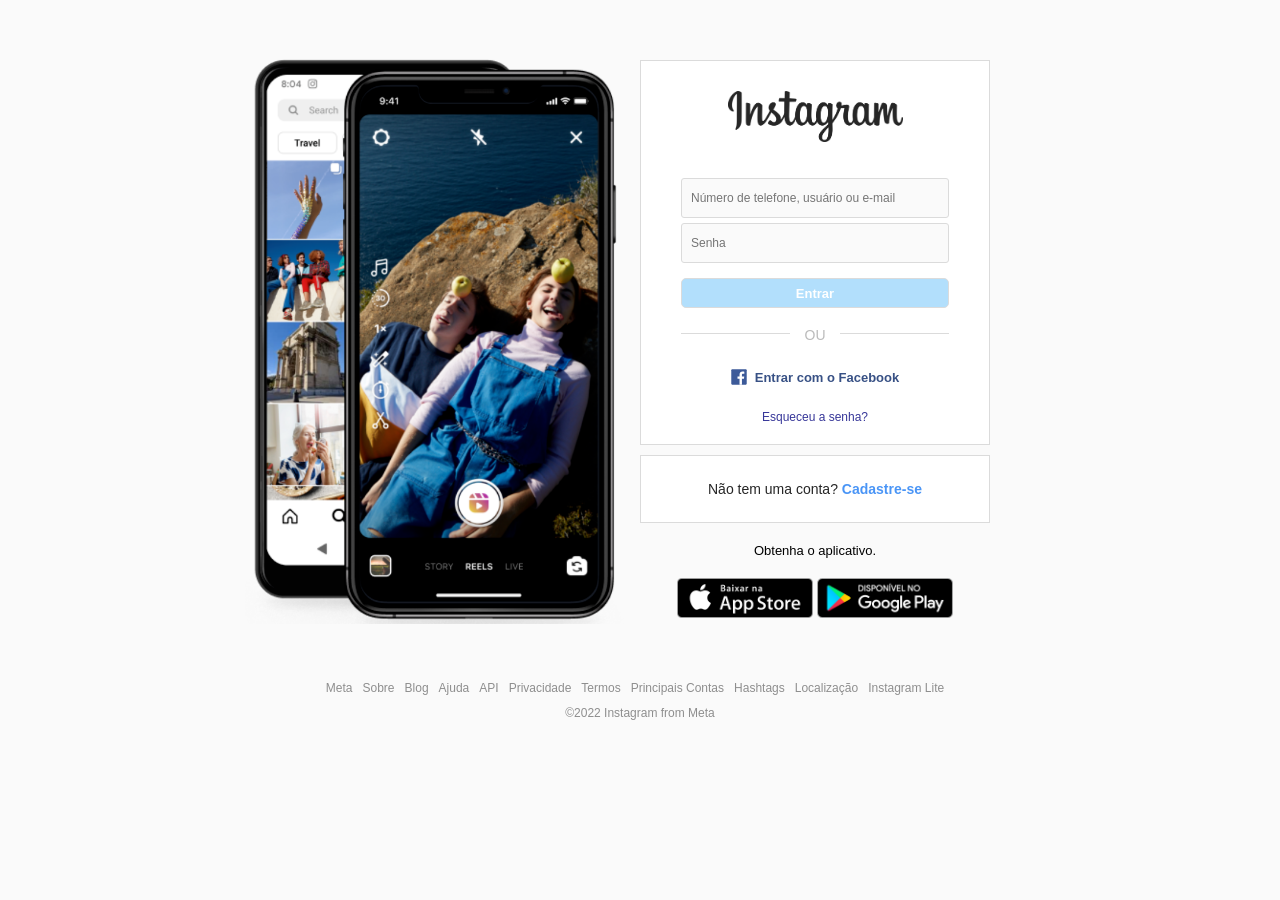
<file: 10_CLONE_HOME_INSTA/index.html>
<!DOCTYPE html>
<html lang="en">
  <head>
    <meta charset="UTF-8" />
    <meta http-equiv="X-UA-Compatible" content="IE=edge" />
    <meta name="viewport" content="width=device-width, initial-scale=1.0" />
    <title>Instagram</title>
    <link rel="stylesheet" href="css/styles.css" />
    <link rel="shortcut icon" href="img/favicon.png" type="image/x-icon" />
  </head>
  <body>
    <main>
      <div id="main-container">
        <!-- Banner Container -->
        <div id="banner-container">
          <img src="img/banner2.png" alt="Crie uma conta no Instagram" />
        </div>
        <!-- Login e Registro -->
        <div id="form-container">
          <div id="form-box">
            <img id="logo-insta" src="img/logo_instagram.png" alt="Instagram" />
            <form id="login-form">
              <input
                type="text"
                name="username"
                placeholder="Número de telefone, usuário ou e-mail"
              />
              <input type="password" name="password" placeholder="Senha" />
              <input type="submit" value="Entrar" />
            </form>
            <div class="separator">
              <div class="line"></div>
              <span>Ou</span>
            </div>
            <div id="other-links">
              <div id="facebook-login">
                <a href="#">
                  <img src="img/logo_facebook.svg" alt="Facebook Login" />
                  <span>Entrar com o Facebook</span>
                </a>
              </div>
              <div id="forgot-pass">
                <a href="#">Esqueceu a senha?</a>
              </div>
            </div>
          </div>
          <div id="register-container">
            <p>Não tem uma conta? <a href="#">Cadastre-se</a></p>
          </div>
          <div id="get-app-container">
            <p>Obtenha o aplicativo.</p>
            <a href="#">
              <img src="img/apple_btn.png" alt="Apple Store" />
            </a>
            <a href="#">
              <img src="img/gplay_btn.png" alt="Google Play" />
            </a>
          </div>
        </div>
      </div>
    </main>
    <footer>
      <nav>
        <ul id="footer-links">
          <li><a href="#">Meta</a></li>
          <li><a href="#">Sobre</a></li>
          <li><a href="#">Blog</a></li>
          <li><a href="#">Ajuda</a></li>
          <li><a href="#">API</a></li>
          <li><a href="#">Privacidade</a></li>
          <li><a href="#">Termos</a></li>
          <li><a href="#">Principais Contas</a></li>
          <li><a href="#">Hashtags</a></li>
          <li><a href="#">Localização</a></li>
          <li><a href="#">Instagram Lite</a></li>
        </ul>
      </nav>
      <p id="copyright">&copy;2022 Instagram from Meta</p>
    </footer>
  </body>
</html>
</file>
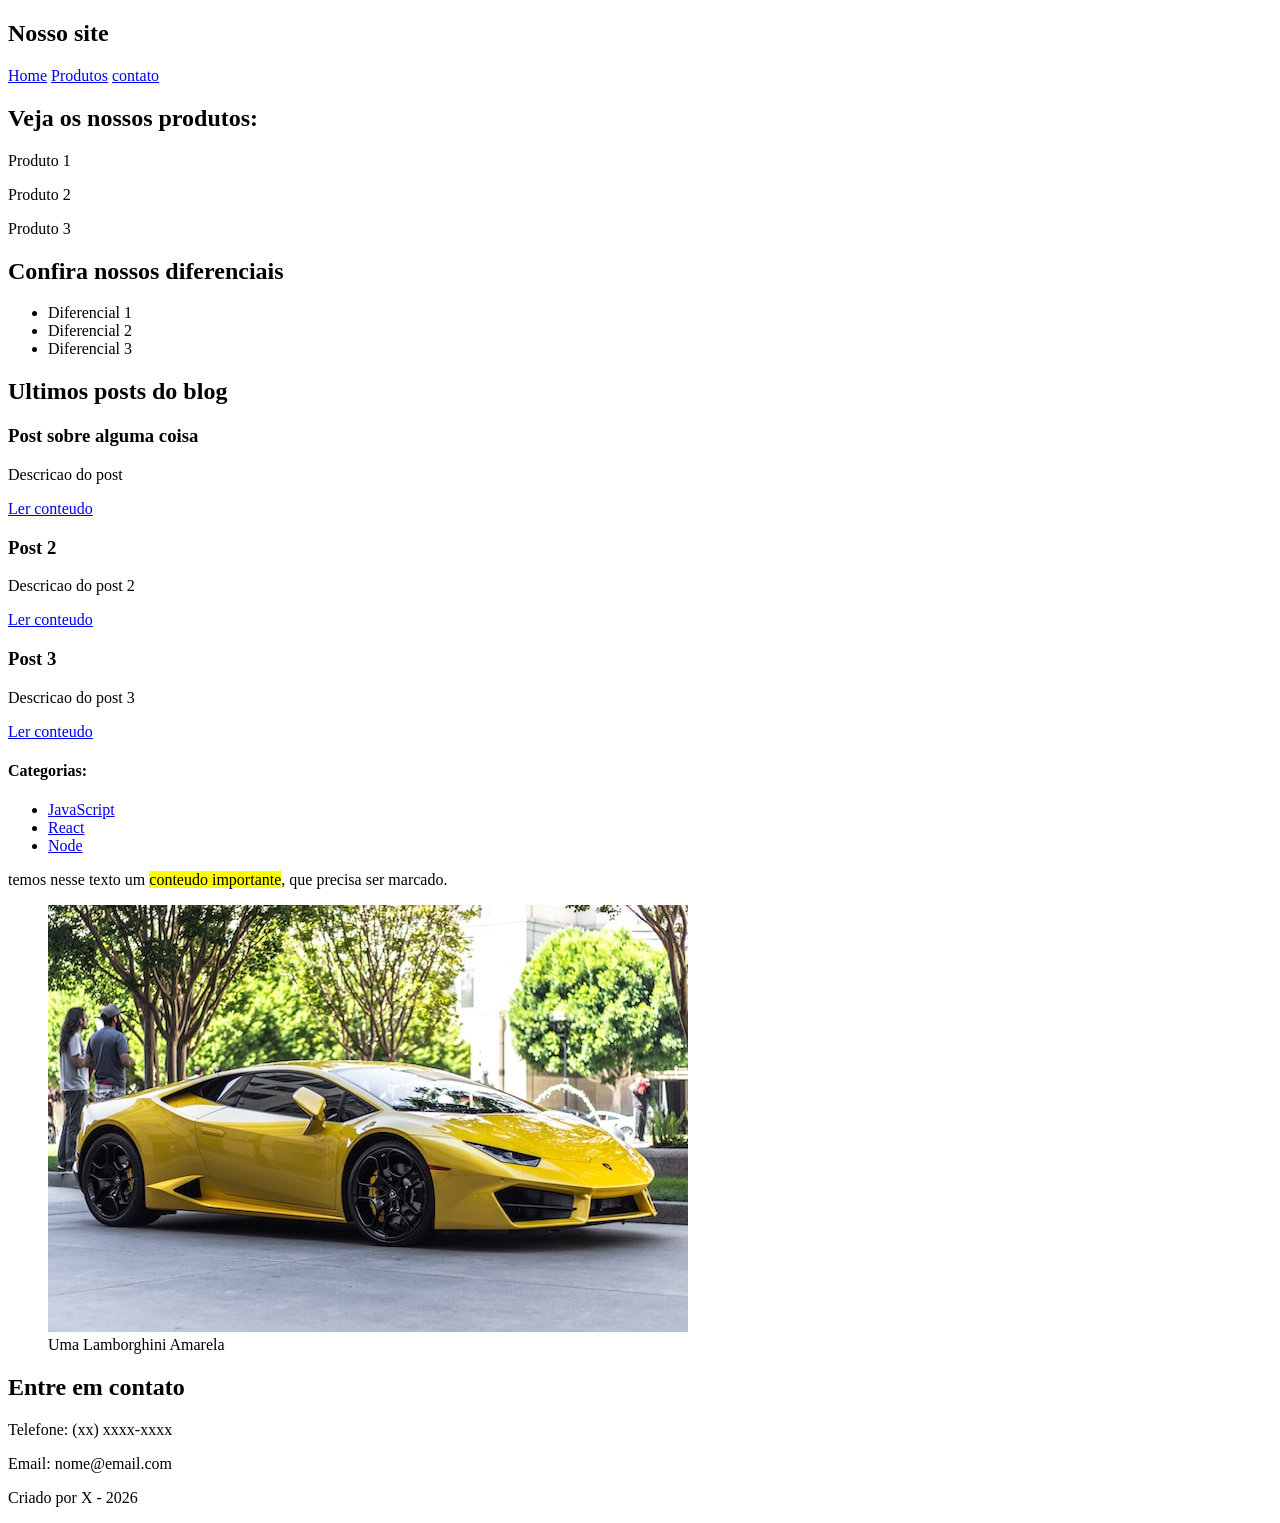
<file: 11_HTML_SEMANTICO/index.html>
<!doctype html>
<html lang="en">
  <head>
    <meta charset="UTF-8" />
    <meta name="viewport" content="width=device-width, initial-scale=1.0" />
    <title>HTML Semantico</title>
  </head>
  <body>
    <!-- 3 header -->
    <header>
      <h2>Nosso site</h2>
      <!-- <ul>
            <li><a href="#">Home</a></li>
            <li><a href="#">Produtos</a></li>
            <li><a href="#">contato</a></li>
        </ul> -->
      <!-- 5 nav -->
      <nav>
        <a href="#">Home</a>
        <a href="#">Produtos</a>
        <a href="#">contato</a>
      </nav>
    </header>
    <!-- 8 main -->
    <main>
      <!-- 1 section -->
      <section>
        <h2>Veja os nossos produtos:</h2>
        <p>Produto 1</p>
        <p>Produto 2</p>
        <p>Produto 3</p>
      </section>
      <section>
        <h2>Confira nossos diferenciais</h2>
        <ul>
          <li>Diferencial 1</li>
          <li>Diferencial 2</li>
          <li>Diferencial 3</li>
        </ul>
      </section>
      <!-- 2 article -->
      <section>
        <h2>Ultimos posts do blog</h2>
        <article>
          <h3>Post sobre alguma coisa</h3>
          <p>Descricao do post</p>
          <a href="#">Ler conteudo</a>
        </article>
        <article>
          <h3>Post 2</h3>
          <p>Descricao do post 2</p>
          <a href="#">Ler conteudo</a>
        </article>
        <article>
          <h3>Post 3</h3>
          <p>Descricao do post 3</p>
          <a href="#">Ler conteudo</a>
        </article>
      </section>
    </main>
    <!-- 6 aside -->
    <aside>
      <h4>Categorias:</h4>
      <ul>
        <li><a href="#">JavaScript</a></li>
        <li><a href="#">React</a></li>
        <li><a href="#">Node</a></li>
      </ul>
    </aside>
    <!-- 9 mark -->
    <p>
      temos nesse texto um <mark>conteudo importante</mark>, que precisa ser
      marcado.
    </p>
    <!-- 7 figure e figcaption -->
    <figure>
      <img src="img/lambo.jpg" alt="Lamborghini" />
      <figcaption>Uma Lamborghini Amarela</figcaption>
    </figure>
    <!-- 4 footer -->

    <footer>
      <div>
        <h2>Entre em contato</h2>
        <p>Telefone: (xx) xxxx-xxxx</p>
        <p>Email: nome@email.com</p>
      </div>
      <p>Criado por X - 2026</p>
    </footer>
  </body>
</html>
</file>
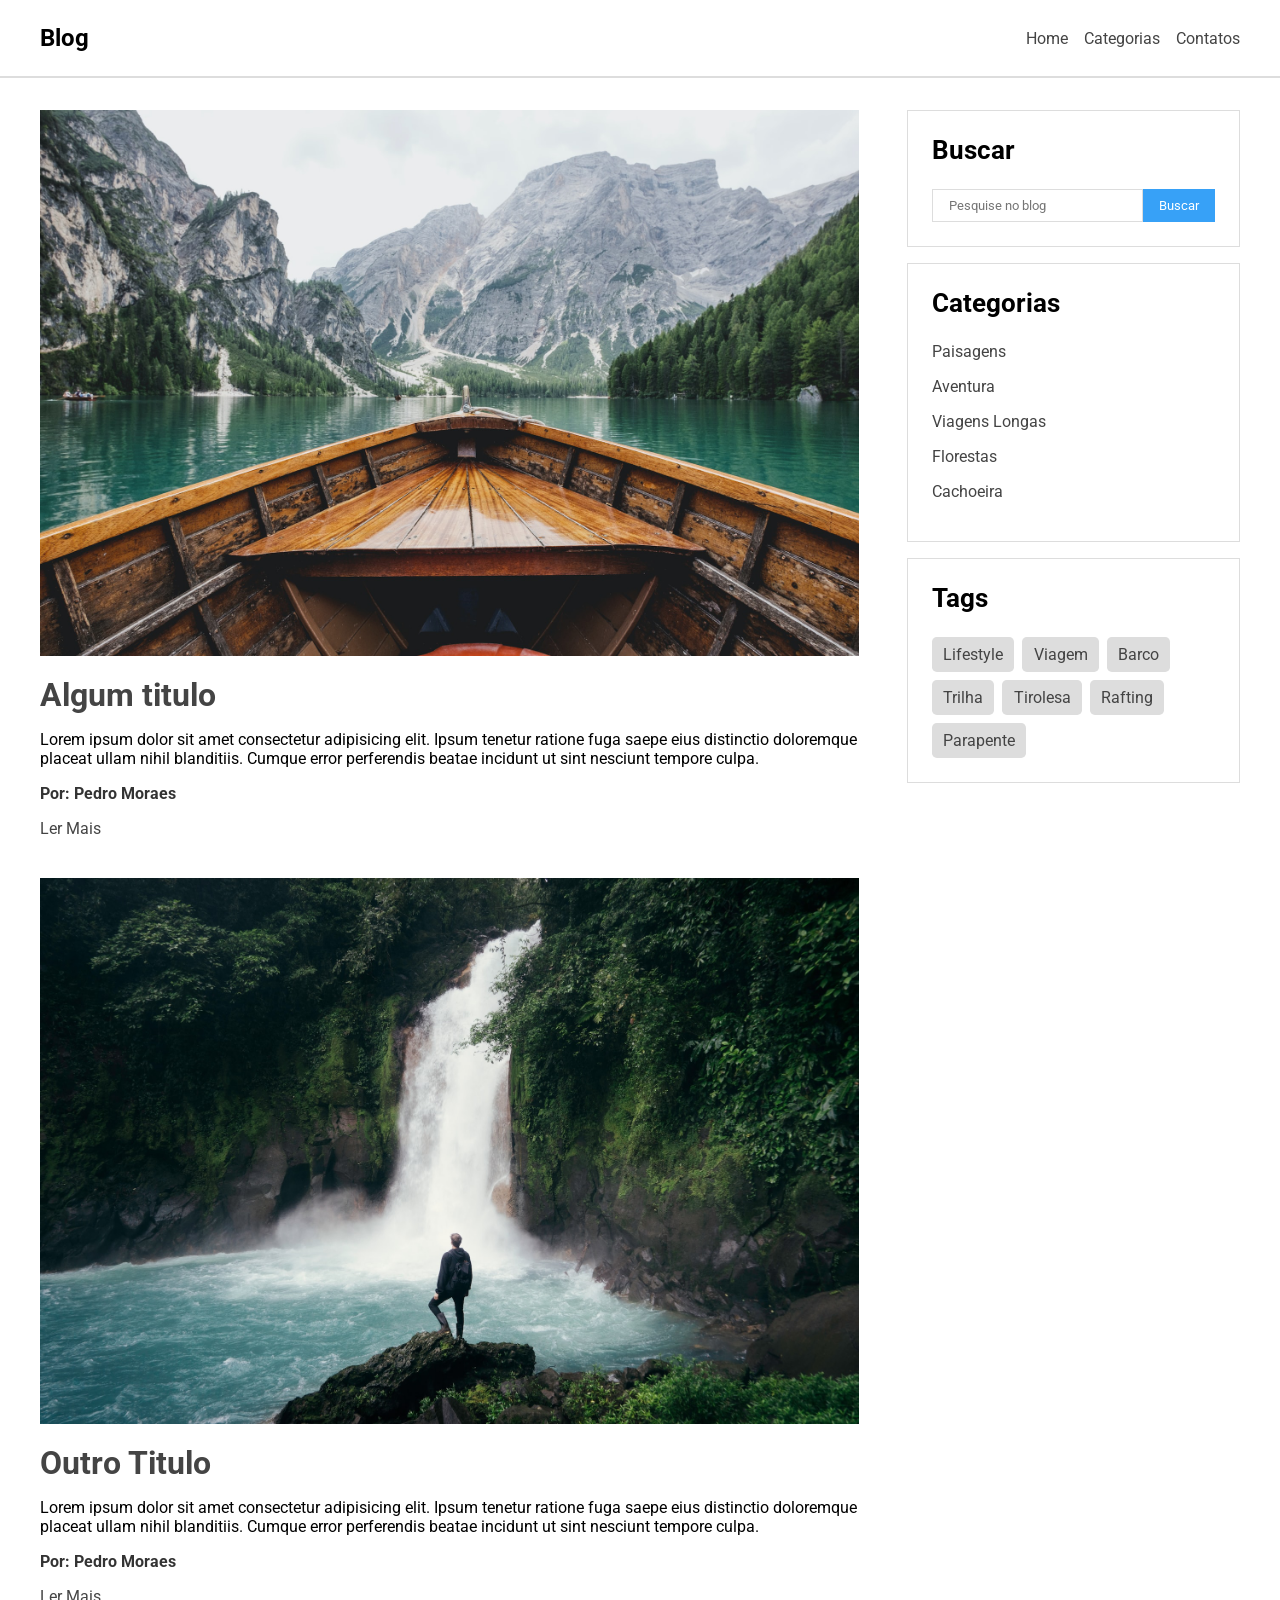
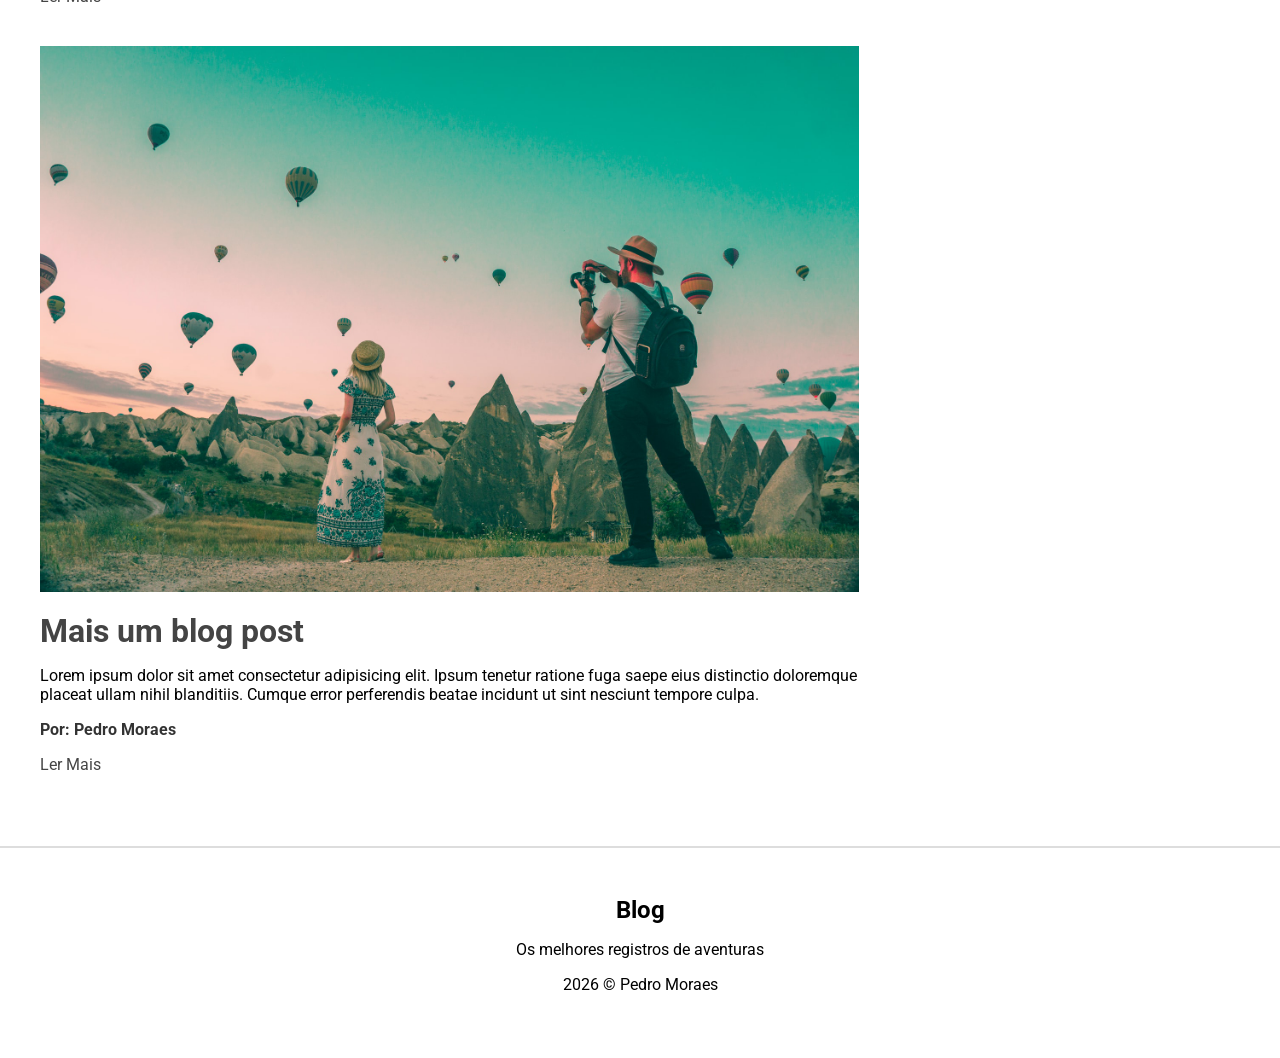
<file: 12_BLOG_HTML_SEMANTICO/index.html>
<!doctype html>
<html lang="en">
  <head>
    <meta charset="UTF-8" />
    <meta name="viewport" content="width=device-width, initial-scale=1.0" />
    <title>Blog Semantico</title>
    <!-- link css -->
    <link rel="stylesheet" href="css/styles.css" />
    <!-- google fonts -->
    <link rel="preconnect" href="https://fonts.googleapis.com" />
    <link rel="preconnect" href="https://fonts.gstatic.com" crossorigin />
    <link
      href="https://fonts.googleapis.com/css2?family=Inter:ital,opsz,wght@0,14..32,100..900;1,14..32,100..900&family=Roboto:ital,wght@0,100..900;1,100..900&display=swap"
      rel="stylesheet"
    />
  </head>
  <body>
    <header>
      <nav id="navbar">
        <div id="navbar-inner">
          <h2>Blog</h2>
          <ul id="nav-links">
            <li><a href="#">Home</a></li>
            <li><a href="#">Categorias</a></li>
            <li><a href="#">Contatos</a></li>
          </ul>
        </div>
      </nav>
    </header>
    <div class="container">
      <main id="posts-container">
        <article class="post">
          <img src="img/f1.jpg" alt="Passeio de barco" />
          <h3 class="title"><a href="#">Algum titulo</a></h3>
          <p class="description">
            Lorem ipsum dolor sit amet consectetur adipisicing elit. Ipsum
            tenetur ratione fuga saepe eius distinctio doloremque placeat ullam
            nihil blanditiis. Cumque error perferendis beatae incidunt ut sint
            nesciunt tempore culpa.
          </p>
          <p class="author">Por: Pedro Moraes</p>
          <a href="#">Ler Mais</a>
        </article>
        <article class="post">
          <img src="img/f2.jpg" alt="Cachoeira" />
          <h3 class="title"><a href="#">Outro Titulo</a></h3>
          <p class="description">
            Lorem ipsum dolor sit amet consectetur adipisicing elit. Ipsum
            tenetur ratione fuga saepe eius distinctio doloremque placeat ullam
            nihil blanditiis. Cumque error perferendis beatae incidunt ut sint
            nesciunt tempore culpa.
          </p>
          <p class="author">Por: Pedro Moraes</p>
          <a href="#">Ler Mais</a>
        </article>
        <article class="post">
          <img src="img/f3.jpg" alt="Baloes" />
          <h3 class="title"><a href="#">Mais um blog post</a></h3>
          <p class="description">
            Lorem ipsum dolor sit amet consectetur adipisicing elit. Ipsum
            tenetur ratione fuga saepe eius distinctio doloremque placeat ullam
            nihil blanditiis. Cumque error perferendis beatae incidunt ut sint
            nesciunt tempore culpa.
          </p>
          <p class="author">Por: Pedro Moraes</p>
          <a href="#">Ler Mais</a>
        </article>
      </main>
      <aside id="sidebar">
        <section id="search-bar">
          <h4>Buscar</h4>
          <form>
            <input type="text" placeholder="Pesquise no blog" />
            <input type="submit" value="Buscar" />
          </form>
        </section>
        <section id="categories">
          <h4>Categorias</h4>
          <nav>
            <ul>
              <li><a href="#">Paisagens</a></li>
              <li><a href="#">Aventura</a></li>
              <li><a href="#">Viagens Longas</a></li>
              <li><a href="#">Florestas</a></li>
              <li><a href="#">Cachoeira</a></li>
            </ul>
          </nav>
        </section>
        <section id="tags">
          <h4>Tags</h4>
          <div id="tags-container">
            <a href="#">Lifestyle</a>
            <a href="#">Viagem</a>
            <a href="#">Barco</a>
            <a href="#">Trilha</a>
            <a href="#">Tirolesa</a>
            <a href="#">Rafting</a>
            <a href="#">Parapente</a>
          </div>
        </section>
      </aside>
    </div>
    <footer id="footer">
      <h2>Blog</h2>
      <p>Os melhores registros de aventuras</p>
      <p>2026 &copy; Pedro Moraes</p>
    </footer>
  </body>
</html>
</file>
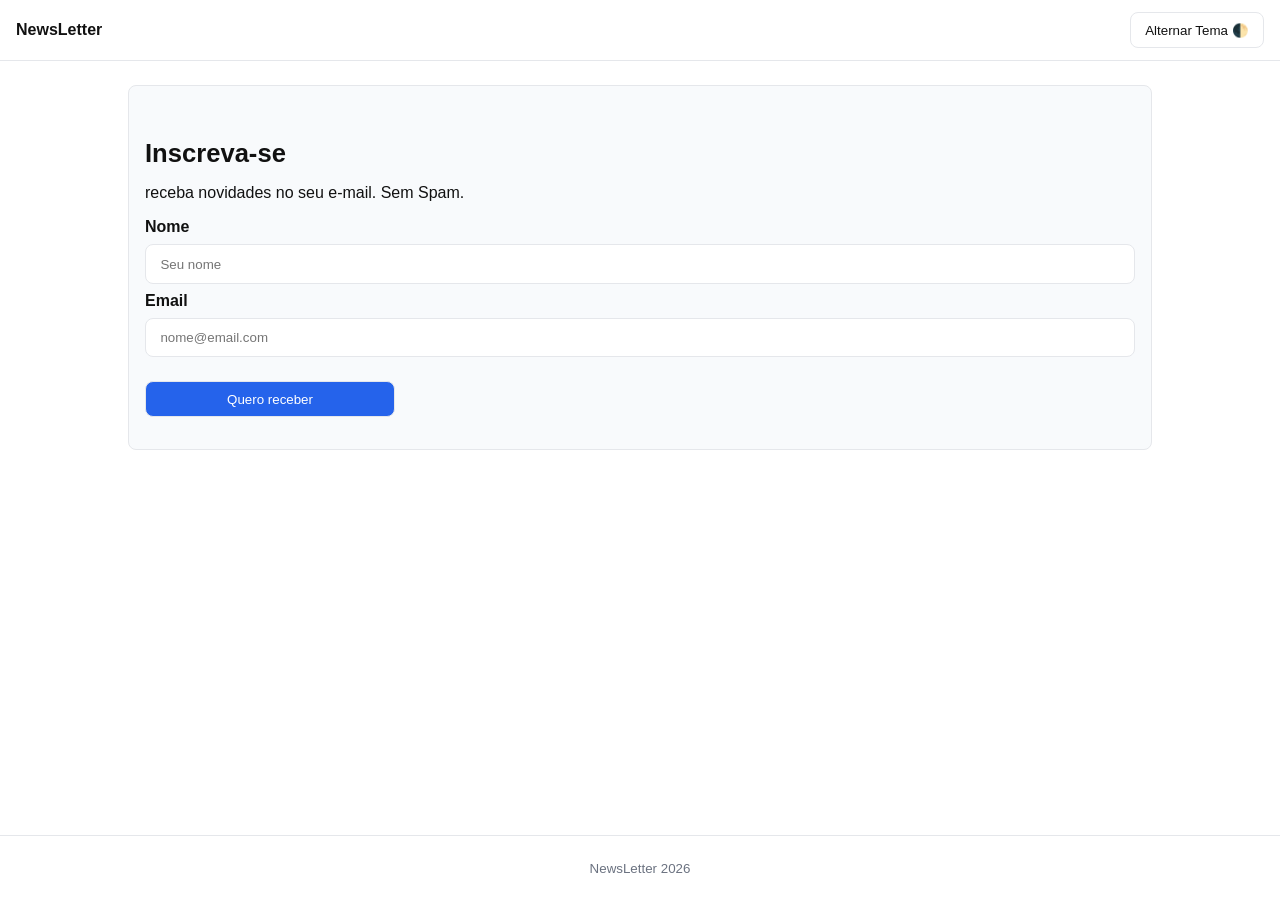
<file: 13_HOSPEDAR/index.html>
<!DOCTYPE html>
<html lang="en">
<head>
    <meta charset="UTF-8">
    <meta name="viewport" content="width=device-width, initial-scale=1.0">
    <title>NewsLetter</title>
    <!-- link css e js -->
    <link rel="stylesheet" href="styles.css">
    <script src="app.js" defer></script>
</head>
<body>
    <header class="topo">
        <div class="container">
            <strong>NewsLetter</strong>
            <button id="btnTema" class="btn">Alternar Tema 🌓</button>
        </div>
    </header>
    <main class="container">
        <section class="caixa">
            <h1>Inscreva-se</h1>
            <p>receba novidades no seu e-mail. Sem Spam.</p>

            <form>
                <label for="Nome">Nome</label>
                <input type="text" name="nome" id="nome" placeholder="Seu nome">

                <label for="e-mail">Email</label>
                <input type="email" name="email" id="email" placeholder="nome@email.com">

                <button type="submit" class="btn primario">Quero receber</button>
            </form>
        </section>
    </main>
    <footer class="rodape">
        <div class="container">
            <small>NewsLetter <span id="ano"></span></small>
        </div>
    </footer>
</body>
</html>
</file>
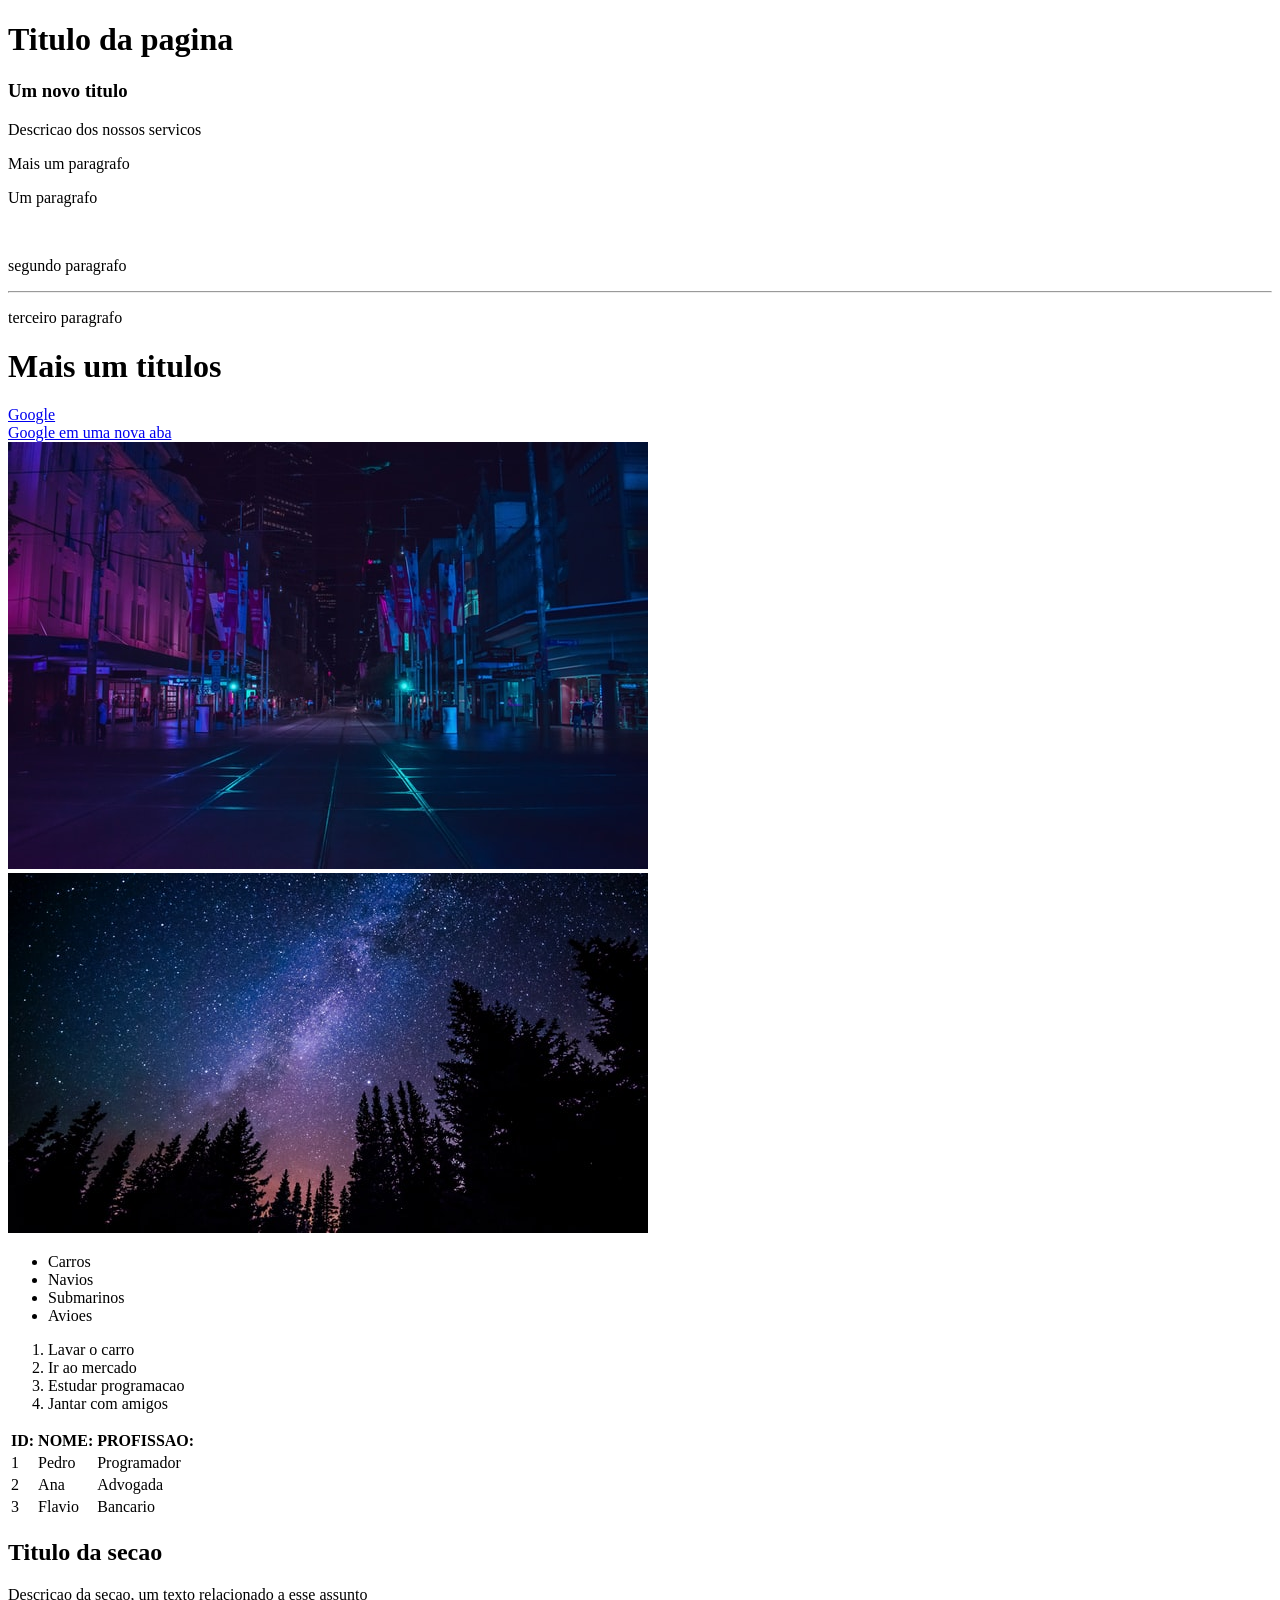
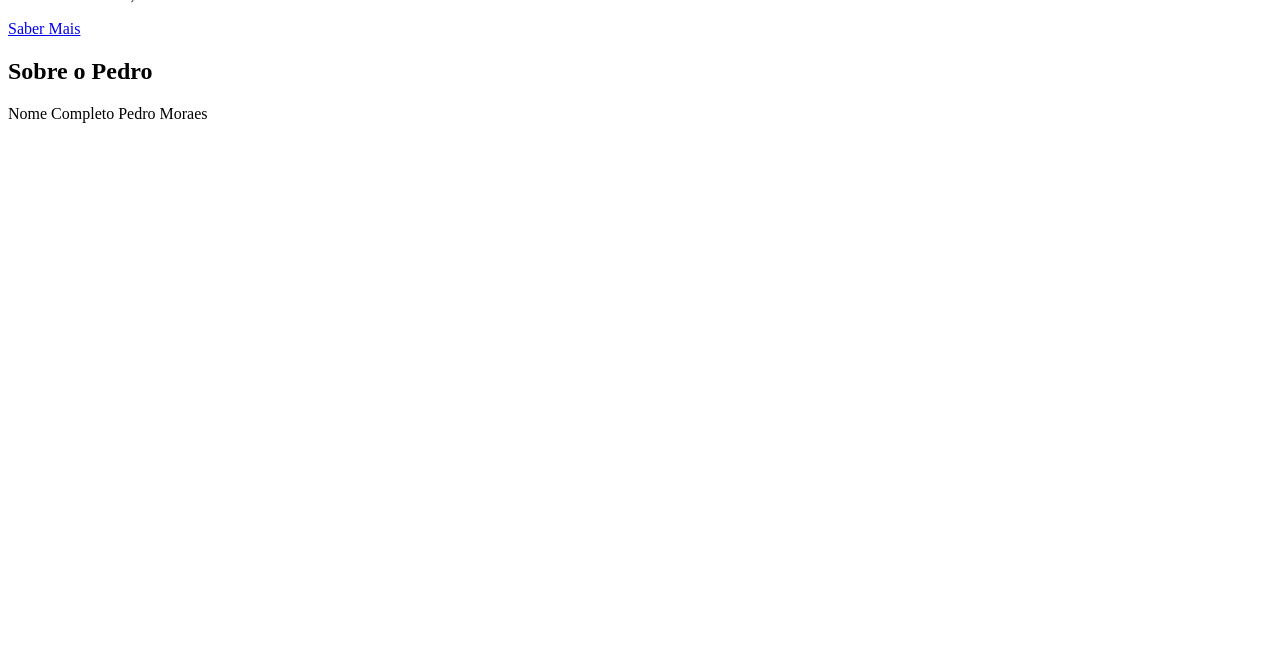
<file: 2_HTML/index.html>
<!DOCTYPE html>
<html>
    <head>
        <title>HTML Fundamentos</title>
    </head>
    <body style="padding-bottom: 500px;">
        <!-- 1 Titulos -->
        
        <h1>Titulo da pagina</h1>
        <h3>Um novo titulo</h3>
        <!-- 2 paragrafos -->
        <p>Descricao dos nossos servicos</p>
        <p>Mais um paragrafo</p>

        <!-- 3 Tags sem conteudo -->
        <p>Um paragrafo</p>
        <br>
        <p>segundo paragrafo</p>
        <hr>
        <p>terceiro paragrafo</p>

        <!-- 4 Comentarios -->
         <h1>Mais um titulos</h1>
        <!-- Este e um comentario-->

        <!-- 5 Atributos -->
         <a href="https://google.com">Google</a>
         <br>

        <!-- 6 Abir uma nova aba -->
         <a href="https://google.com" target="_blank">Google em uma nova aba</a>
         <br>

        <!-- 7 Imagens -->
         <img src="img/city.jpg"/>
         <br>

        <!-- 8 Atributo Alt -->
         <img src="img/nature.jpg" alt="Noite na floresta"/>
         <br>
        
         <!-- 9 Listas nao ordenada -->
        
        <ul>
            <li>Carros</li>
            <li>Navios</li>
            <li>Submarinos</li>
            <li>Avioes</li>
        </ul>

        <!-- 10 Listas ordenadas -->
        <ol>
            <li>Lavar o carro</li>
            <li>Ir ao mercado</li>
            <li>Estudar programacao</li>
            <li>Jantar com amigos</li>
        </ol>
    
        <!-- 11 Tabelas -->
         <table>
            <tr>
                <th>ID:</th>
                <th>NOME:</th>
                <th>PROFISSAO:</th>
            </tr>
            <tr>
                <td>1</td>
                <td>Pedro</td>
                <td>Programador</td>
            </tr>
            <tr>
                <td>2</td>
                <td>Ana</td>
                <td>Advogada</td>
            </tr>
            <tr>
                <td>3</td>
                <td>Flavio</td>
                <td>Bancario</td>
            </tr>
         </table>

         <!-- 12 Div -->
          <div>
            <h2>Titulo da secao</h2>
            <p>Descricao da secao, um texto relacionado a esse assunto</p>
            <a href="#">Saber Mais</a>
          </div>
          <div>
            <h2>Sobre o Pedro</h2>
            <p>Nome Completo Pedro Moraes</p>
          </div>
    </body>
</html>
</file>
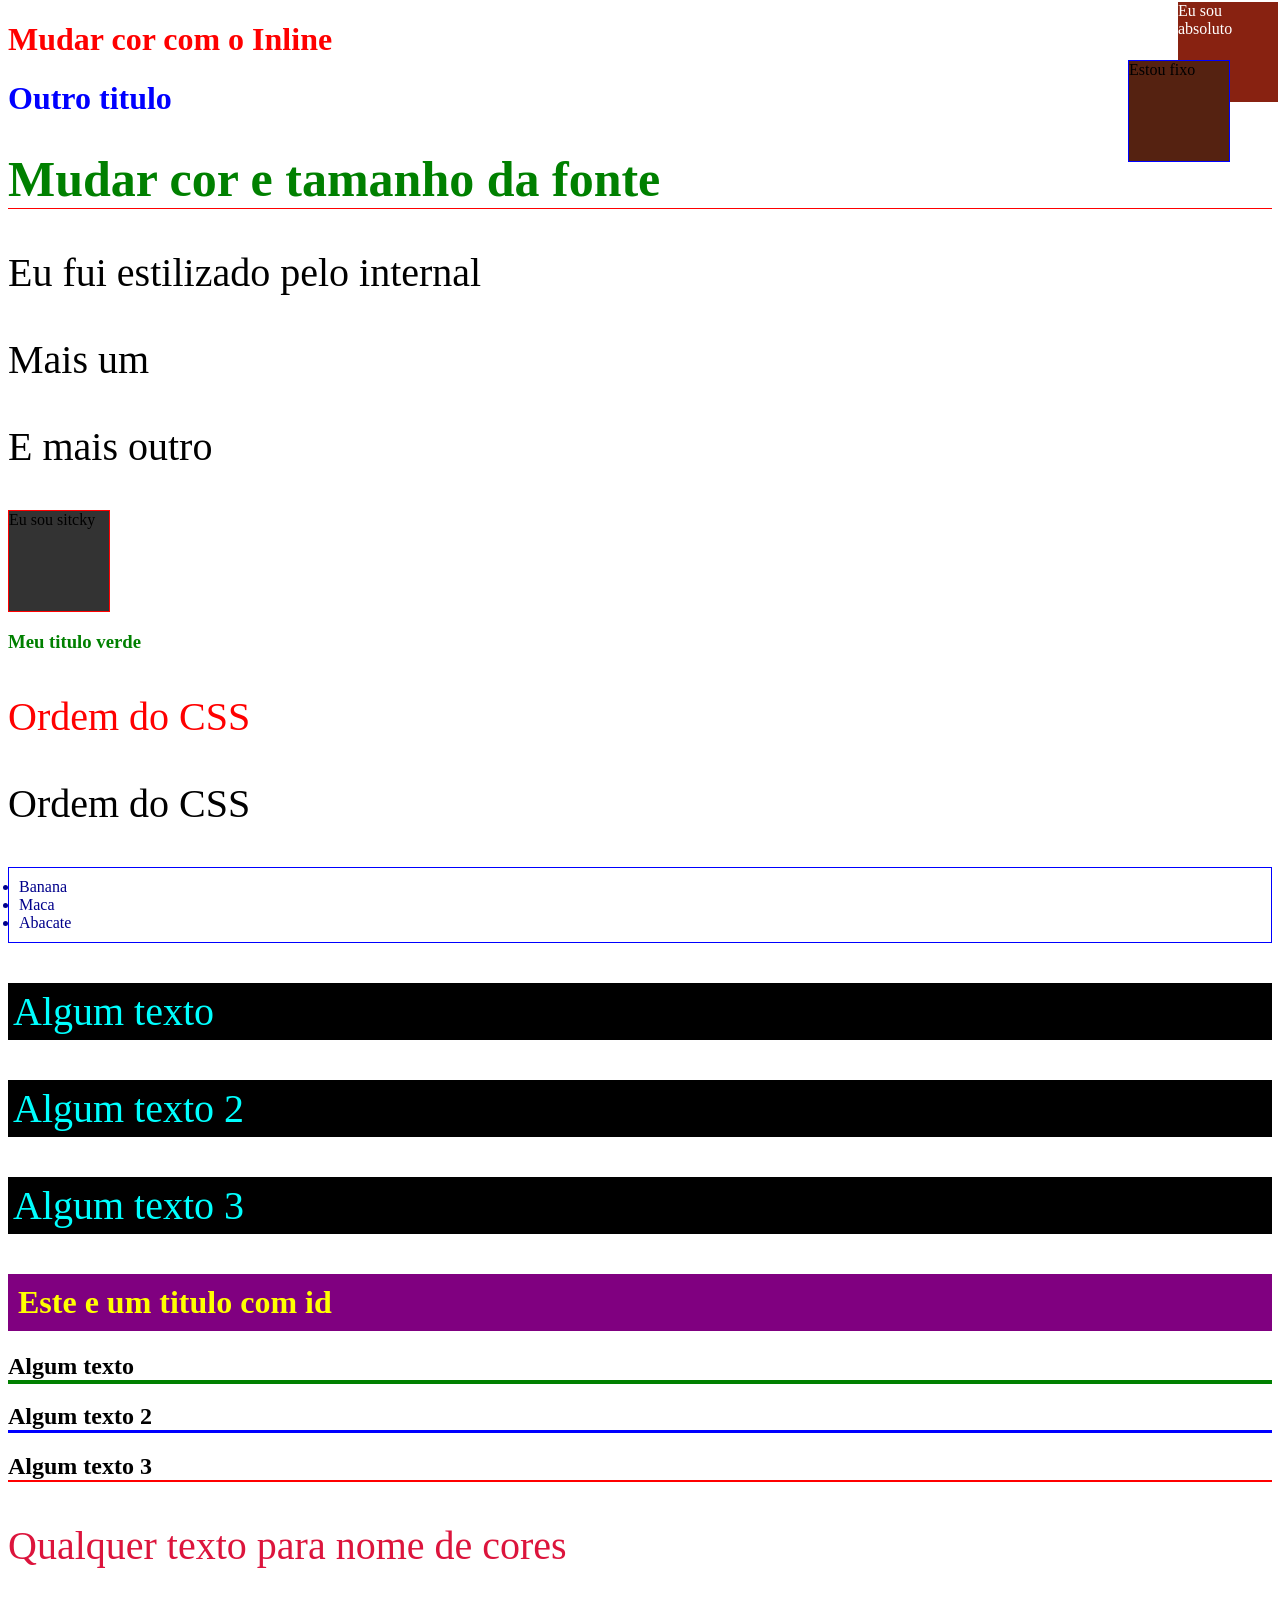
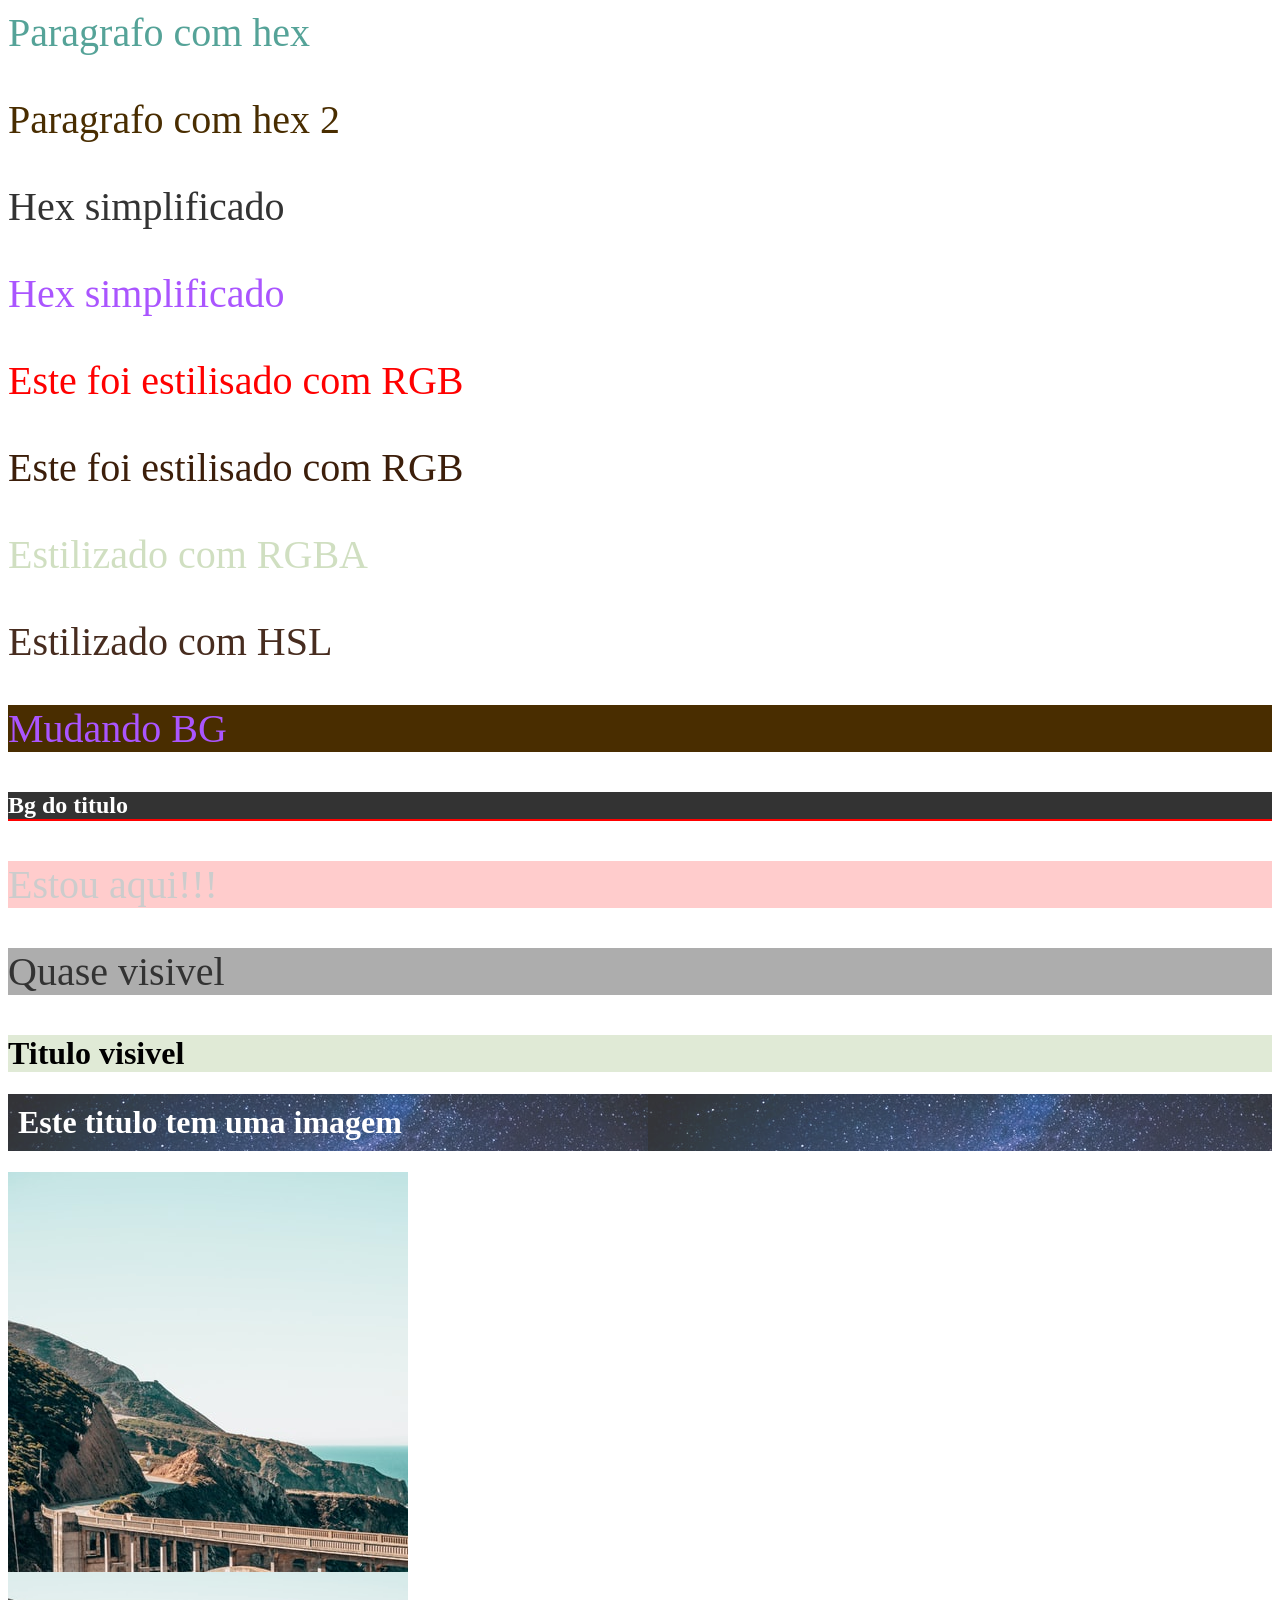
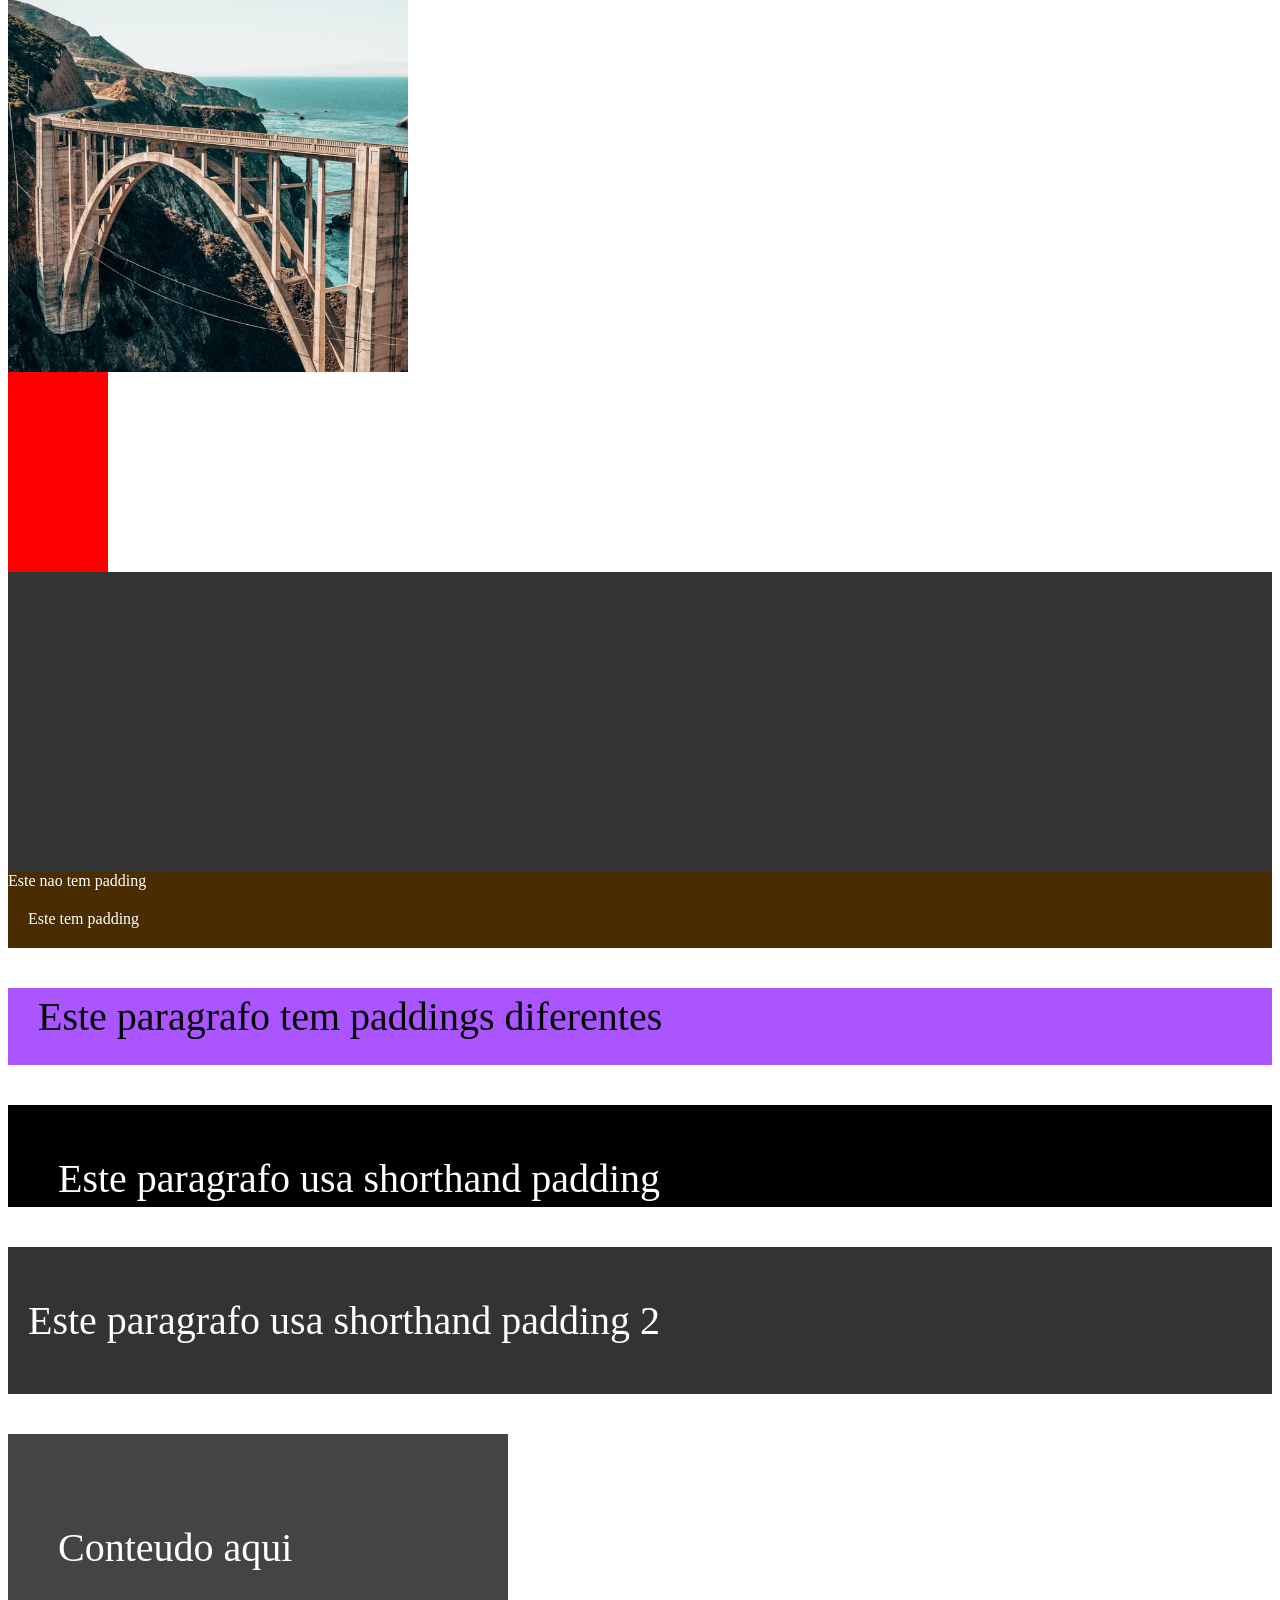
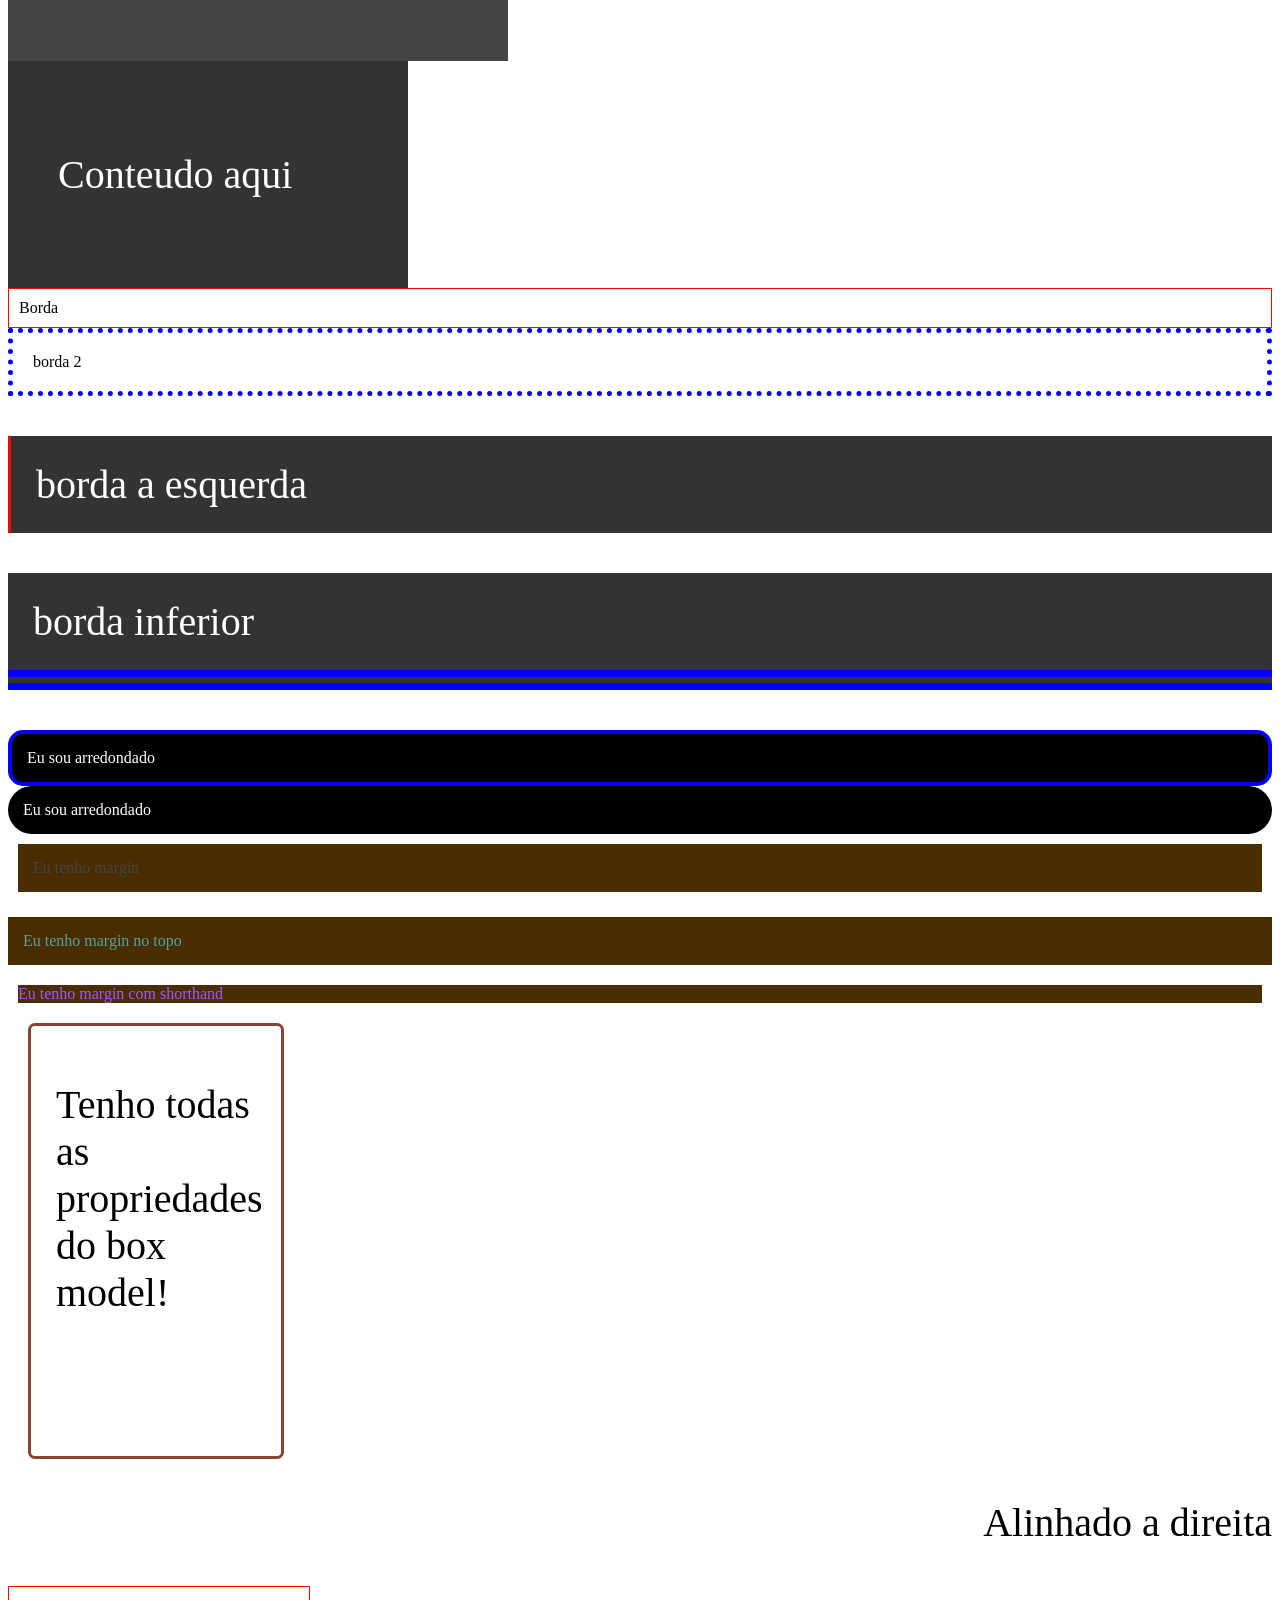
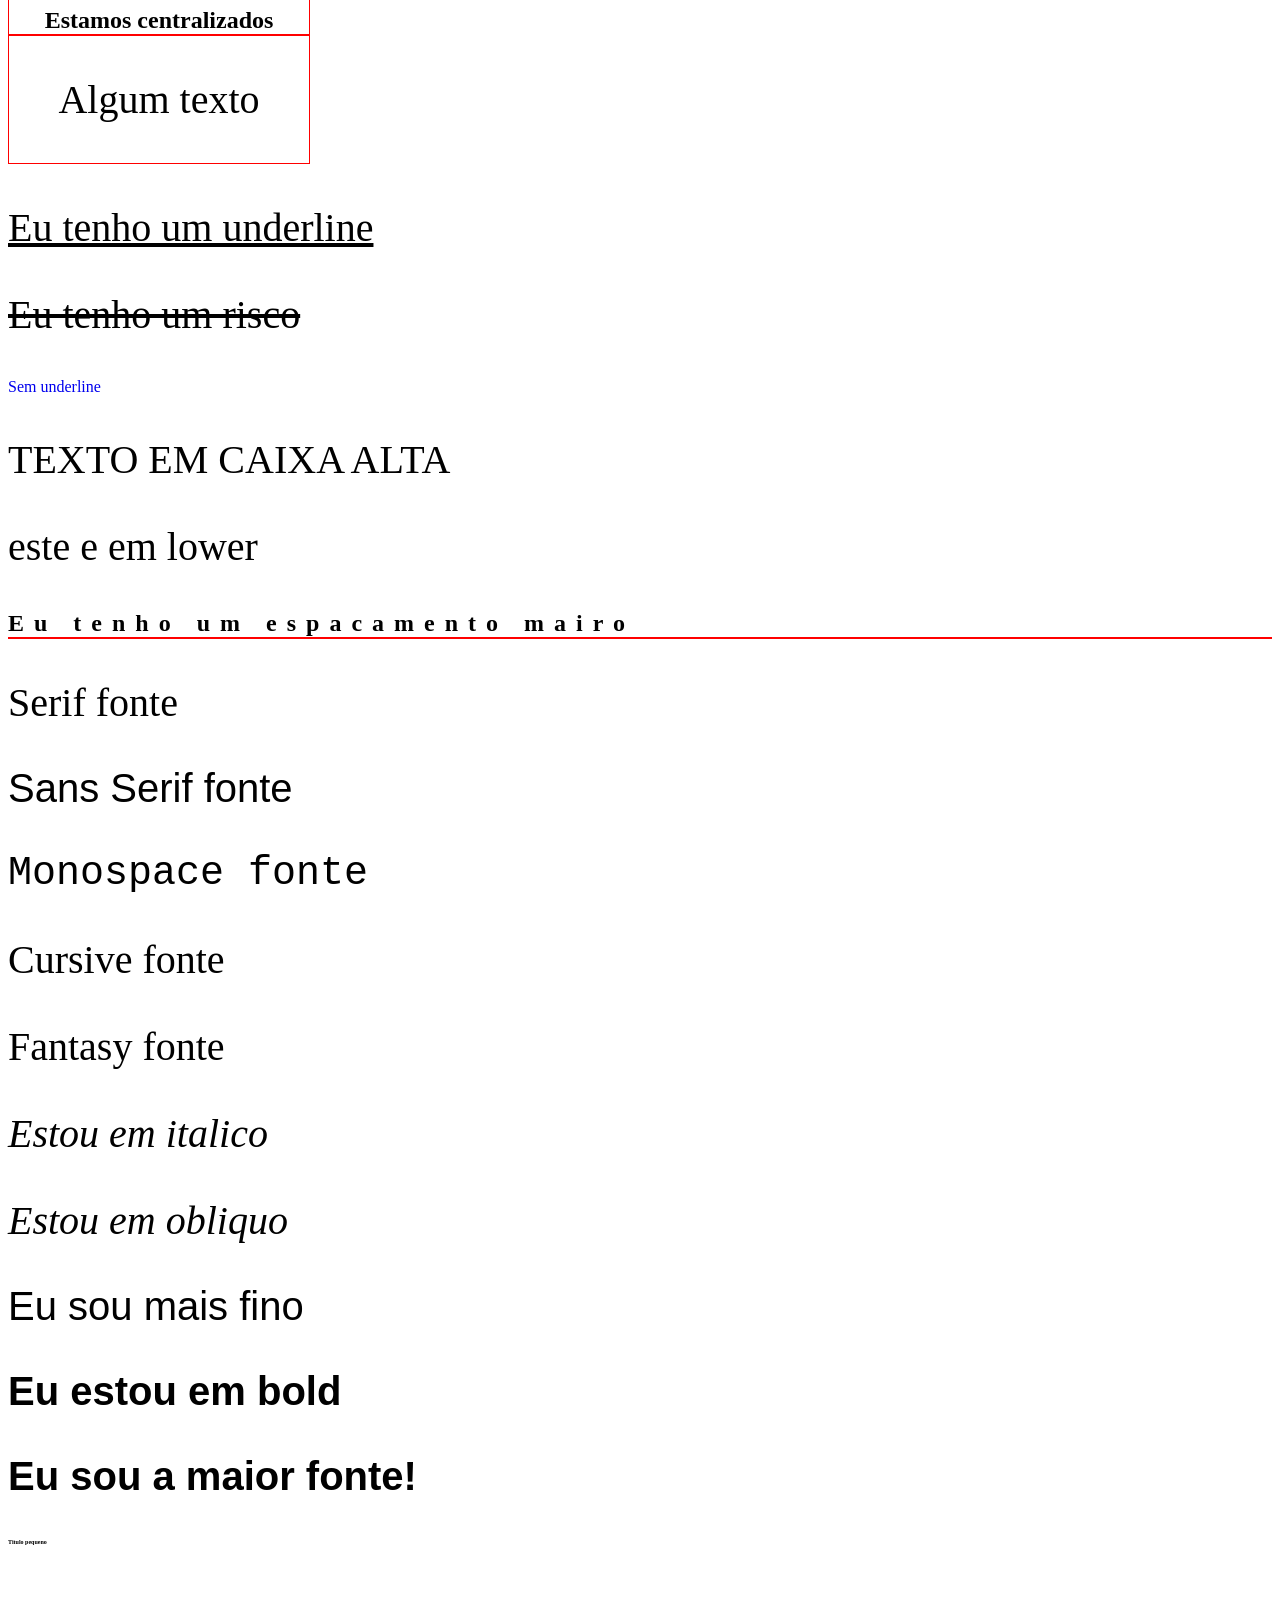
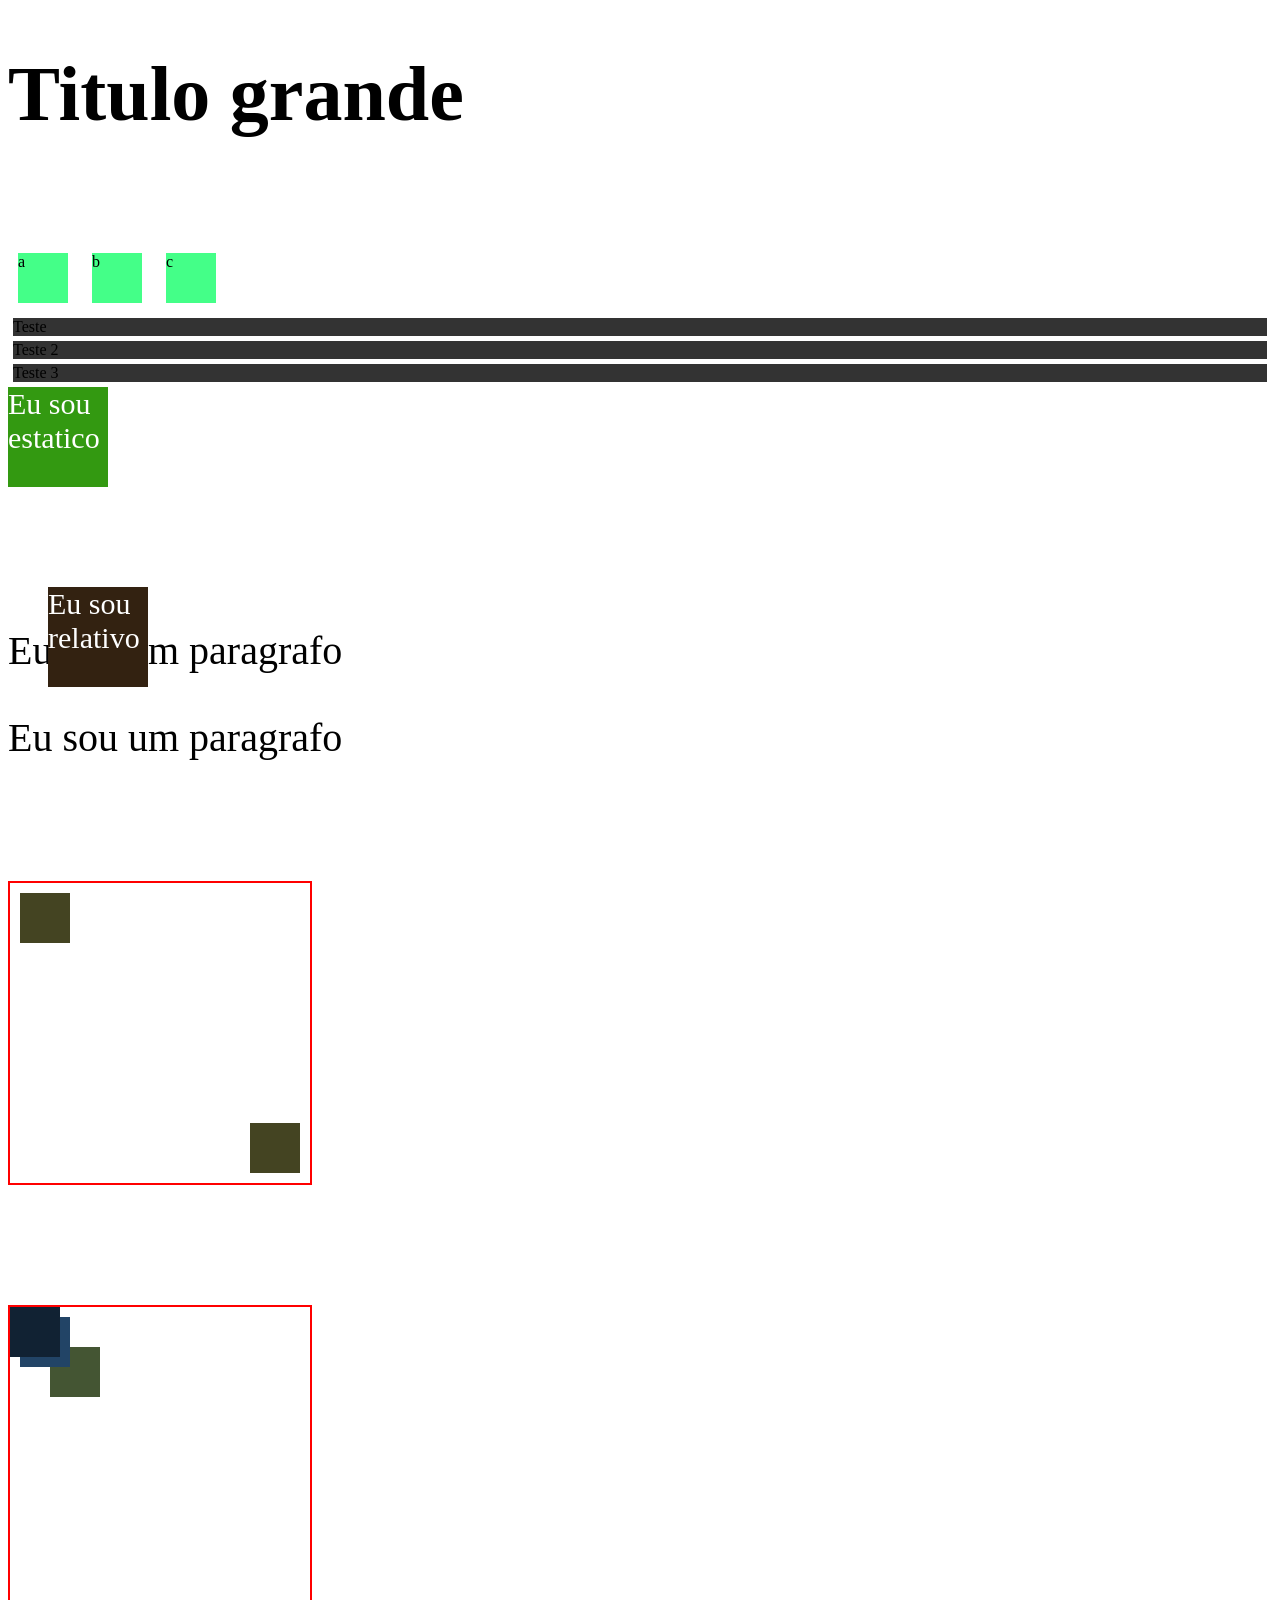
<file: 3_CSS/index.html>
<!DOCTYPE html>
<html lang="en">
<head>
    <meta charset="UTF-8">
    <meta name="viewport" content="width=device-width, initial-scale=1.0">
    <title>CSS</title>
    <!-- 3 Internal CSS -->
    <style>
    p {
        /* color: gold; */
        font-size: 40px;
    }
    </style>
    <!-- External CSS -->
    <!-- Cascading Style Sheets -->
    <link rel="stylesheet" href="css/styles.css">
    <link rel="stylesheet" href="css/lists.css">
</head>
<body>
    <!-- 1 Inline CSS -->
    <h1 style="color: red;">Mudar cor com o Inline</h1>
    <h1 style="color: blue;"> Outro titulo</h1>
    <!-- 2 Multiplas regras -->
    <h1 style="color: green; font-size: 50px; border-bottom: 1px solid red;">Mudar cor e tamanho da fonte</h1>

    <!-- 3 Internal CSS -->
    <p>Eu fui estilizado pelo internal</p>
    <p>Mais um</p>
    <p>E mais outro</p>

    <!-- 48 sticy -->
     <div class="sticky">
        <span>Eu sou sitcky</span>
     </div>

    <!-- 4 External CSS -->
    <h3>Meu titulo verde</h3>

    <!-- 5 Ordem do CSS -->
    <p style="color: red;">Ordem do CSS</p>
    <p>Ordem do CSS</p>

    <!-- 6 Multiplos CSS -->
    <ul>
        <li>Banana</li>
        <li>Maca</li>
        <li>Abacate</li>
    </ul>

    <!-- 7 Desafio no desafio.hmtl -->
    
    <!-- 8 Classes -->
    <p class="paragraph">Algum texto</p>
    <p class="paragraph">Algum texto 2</p>
    <p class="paragraph">Algum texto 3</p>

    <!-- 9 ID'S -->
    <h1 id="exclusive-title">Este e um titulo com id</h1>
    
    <!-- 10 Multiplas regras, ordem do CSS -->
    <h2 id="algum-titulo" class="titulo">Algum texto</h2>
    <h2 class="titulo">Algum texto 2</h2> 
    <h2>Algum texto 3</h2>
    
    <!-- 11 Nome de cor -->
    <p class="color-name">Qualquer texto para nome de cores</p>
    
    <!-- 12 Hex  -->
    <p class="hex">Paragrafo com hex</p>
    <p class="hex-2">Paragrafo com hex 2</p>

    <!-- 13 Mais sobre hex -->
    <p class="simple-hex">Hex simplificado</p>
    <p class="simple-hex-2">Hex simplificado</p>

    <!-- 14 RGB -->
    <p class="rgb">Este foi estilisado com RGB</p>
    <p class="mixed-rgb">Este foi estilisado com RGB</p>
    
    <!-- 15 RGBA -->
    <p class="rgba">Estilizado com RGBA</p>

    <!-- 16 HSL -->
    <p class="hsl">Estilizado com HSL</p>

    <!-- 17 Background color -->
    <p class="bg">Mudando BG</p>
    <h2 class="bg-2">Bg do titulo</h2>

    <!--  18 Opacity do BG-->
    <div class="bg-opacity">
        <p>Estou aqui!!!</p>
    </div>
    <div class="bg-opacity-2">
        <p>Quase visivel</p>
    </div>

    <!-- 19 RGBA com opacity -->
    <div class="rgba-opacity">
        <h1>Titulo visivel</h1>
    </div>

    <!-- 20 BG image -->
    <h1 class="bg-image">Este titulo tem uma imagem</h1>

    <!-- 21 centralizar img de bg -->
     <div class="not-centered-bg"></div>
     <div class="centered-bg"></div>

    <!-- 22 altura e largura -->
    <div class="height-widht"></div>
    <div class="height-widht-2"></div>

    <!-- 23 padding -->
    <div class="without-padding">Este nao tem padding</div>
    <div class="padding">Este tem padding</div>

    <!-- 24 paddings diferentes -->
    <p class="diferent-paddings">Este paragrafo tem paddings diferentes</p> 

    <!-- 25 shorthand padding -->
    <p class="shorthand-padding">Este paragrafo usa shorthand padding</p>
    <p class="shorthand-padding-2">Este paragrafo usa shorthand padding 2</p>

    <!-- 26 padding com width -->
    <div class="without-border-box">
        <p>Conteudo aqui</p>
    </div>
    <div class="border-box">
        <p>Conteudo aqui</p>
    </div>

    <!-- 27 border -->
    <div class="border">Borda</div>
    <div class="border-2">borda 2</div>

    <!-- 28 border individual -->
    <p class="border-left">borda a esquerda</p>
    <p class="border-bottom">borda inferior</p>

    <!-- 29 arredondamento de borda -->
    <div class="rounded-p">Eu sou arredondado</div>
    <div class="rounded-p-2">Eu sou arredondado</div>

    <!-- 30 margin -->
    <div class="margin">Eu tenho margin</div>
    <div class="margin-top">Eu tenho margin no topo</div>
    <div class="margin-shorthand">Eu tenho margin com shorthand</div>

    <!-- 31 box model -->
    <div class="box-model">
        <p>Tenho todas as propriedades do box model!</p>
    </div>

    <!-- 32 desafio 3 -->

    <!-- 33 text alignment -->
    <p class="text-alignment">Alinhado a direita</p>
    <div class="container-center">
        <h2>Estamos centralizados</h2>
        <p>Algum texto</p>
    </div>

    <!-- 34 text decoration -->
    <p class="underline">Eu tenho um underline</p>
    <p class="line-trough">Eu tenho um risco</p>
    <a href="#" class="remove-underline">Sem underline</a>
    
    <!-- 35 text transform -->
    <p class="upper">Texto em caixa alta</p>
    <p class="lower">ESTE E EM LOWER</p>

    <!-- 36 letter spacing -->
    <h2 class="spacing">Eu tenho um espacamento mairo</h2>

    <!-- 37 fontes -->
    <p class="serif">Serif fonte</p>
    <p class="sans-serif">Sans Serif fonte</p>
    <p class="monospace">Monospace fonte</p>
    <p class="cursive">Cursive fonte</p>
    <p class="fantasy">Fantasy fonte</p>

    <!-- 38 font style -->
    <p class="italic">Estou em italico</p>
    <p class="oblique">Estou em obliquo</p>

    <!-- 39 font weight -->
    <p class="thin">Eu sou mais fino</p>
    <p class="bold">Eu estou em bold</p>
    <p class="bolder">Eu sou a maior fonte!</p>

    <!-- 40 font size -->
    <h4 class="small">Titulo pequeno</h4>
    <h4 class="big">Titulo grande</h4>

    <!-- 41 display -->
    <div class="inline-box">a</div>
    <div class="inline-box">b</div>
    <div class="inline-box">c</div>
    <span class="block">Teste</span>
    <span class="block">Teste 2</span>
    <span class="block">Teste 3</span>

    <!-- 42 escondendo elemento -->
    <p class="invisible">Me encontre se puder</p>

    <!-- 43 static -->
    <div class="static">
        <span>Eu sou estatico</span>
    </div>

    <!-- 44 relative -->
    <div class="relative">
        <span>Eu sou relativo</span>
    </div>
    <p>Eu sou um paragrafo</p>

    <!-- 45 absolute -->
    <div class="absolute">
        <span>Eu sou absoluto </span>
    </div>
    <p>Eu sou um paragrafo</p>

    <!-- 46 relative com absolute -->
    <div class="relative-container">
        <div class="absolute-1"></div>
        <div class="absolute-2"></div>
    </div>

    <!-- 47 fixed -->
    <div class="fixed">
        <span>Estou fixo</span>
    </div>

    <!-- 48 z-index -->
    <div class="relative-container">
        <div class="absolute-3"></div>
        <div class="absolute-4"></div>
        <div class="absolute-5"></div>
    </div>
</body>
</html>
</file>
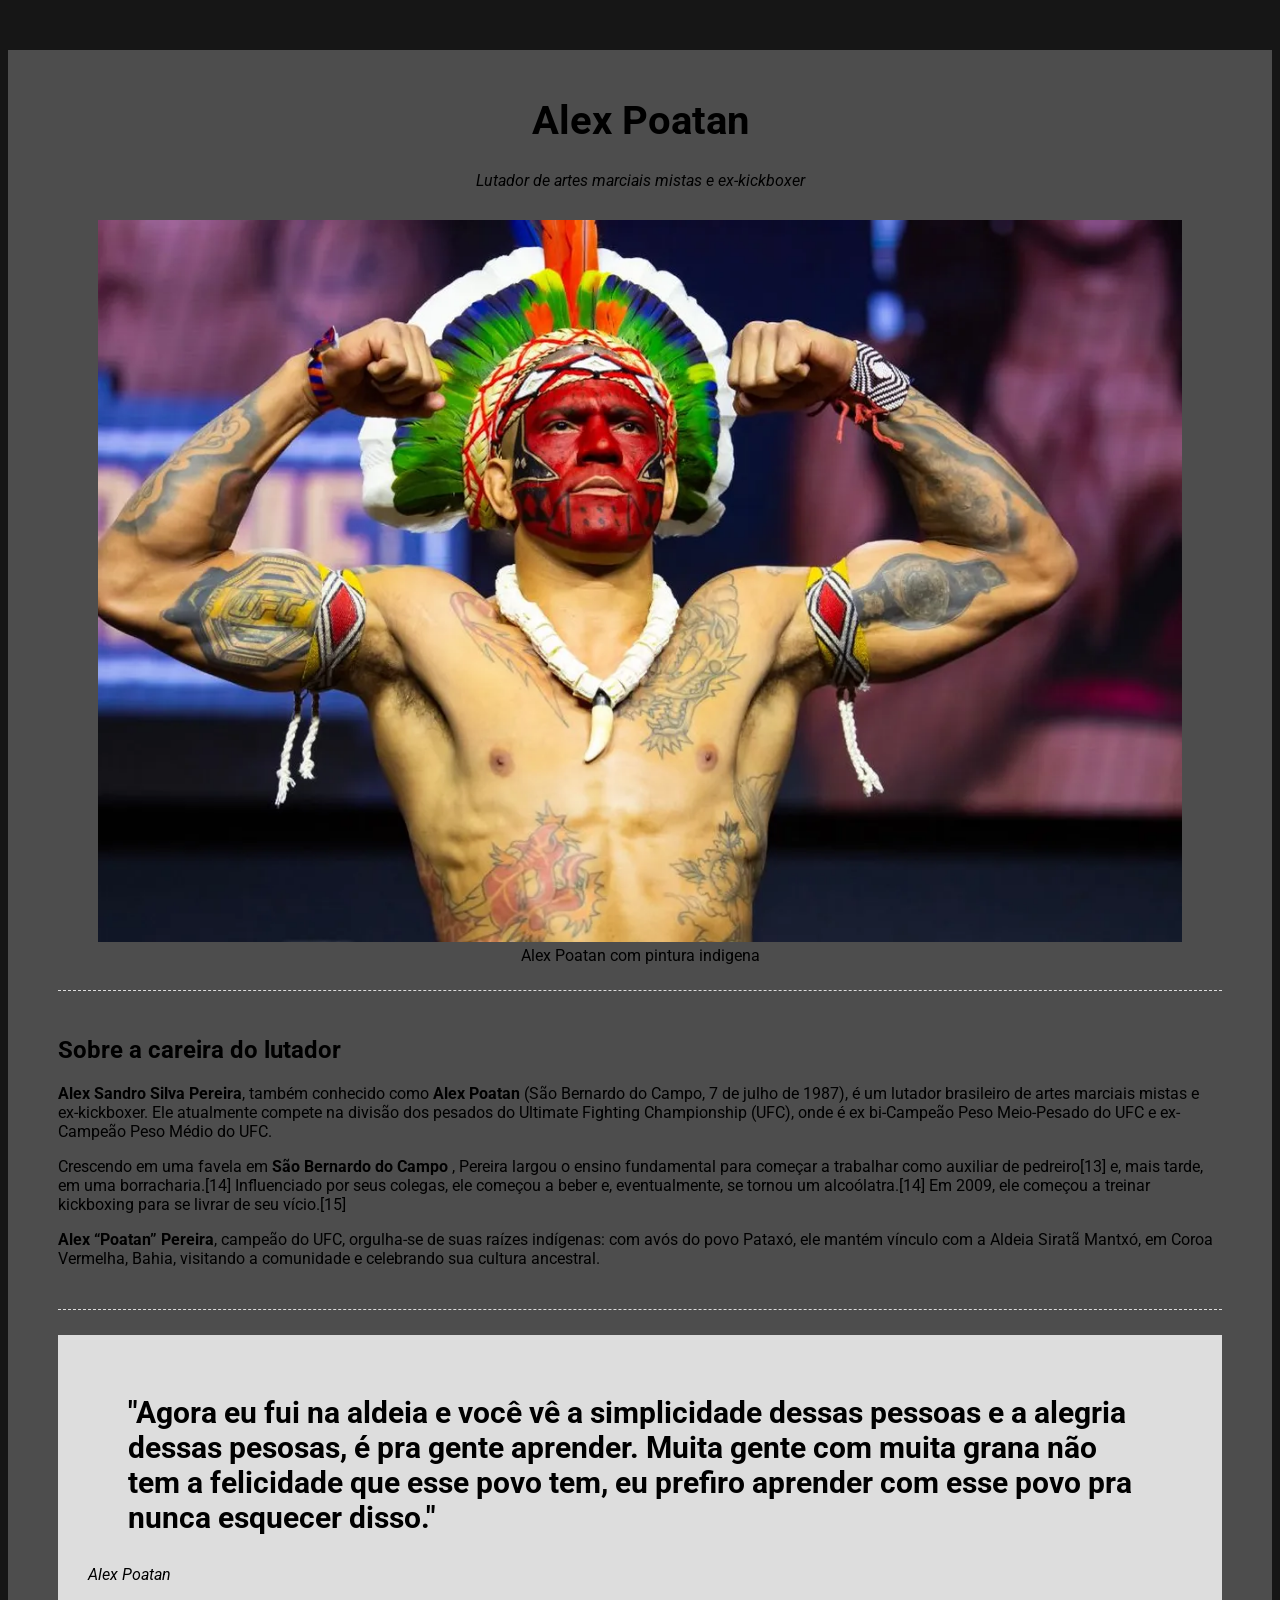
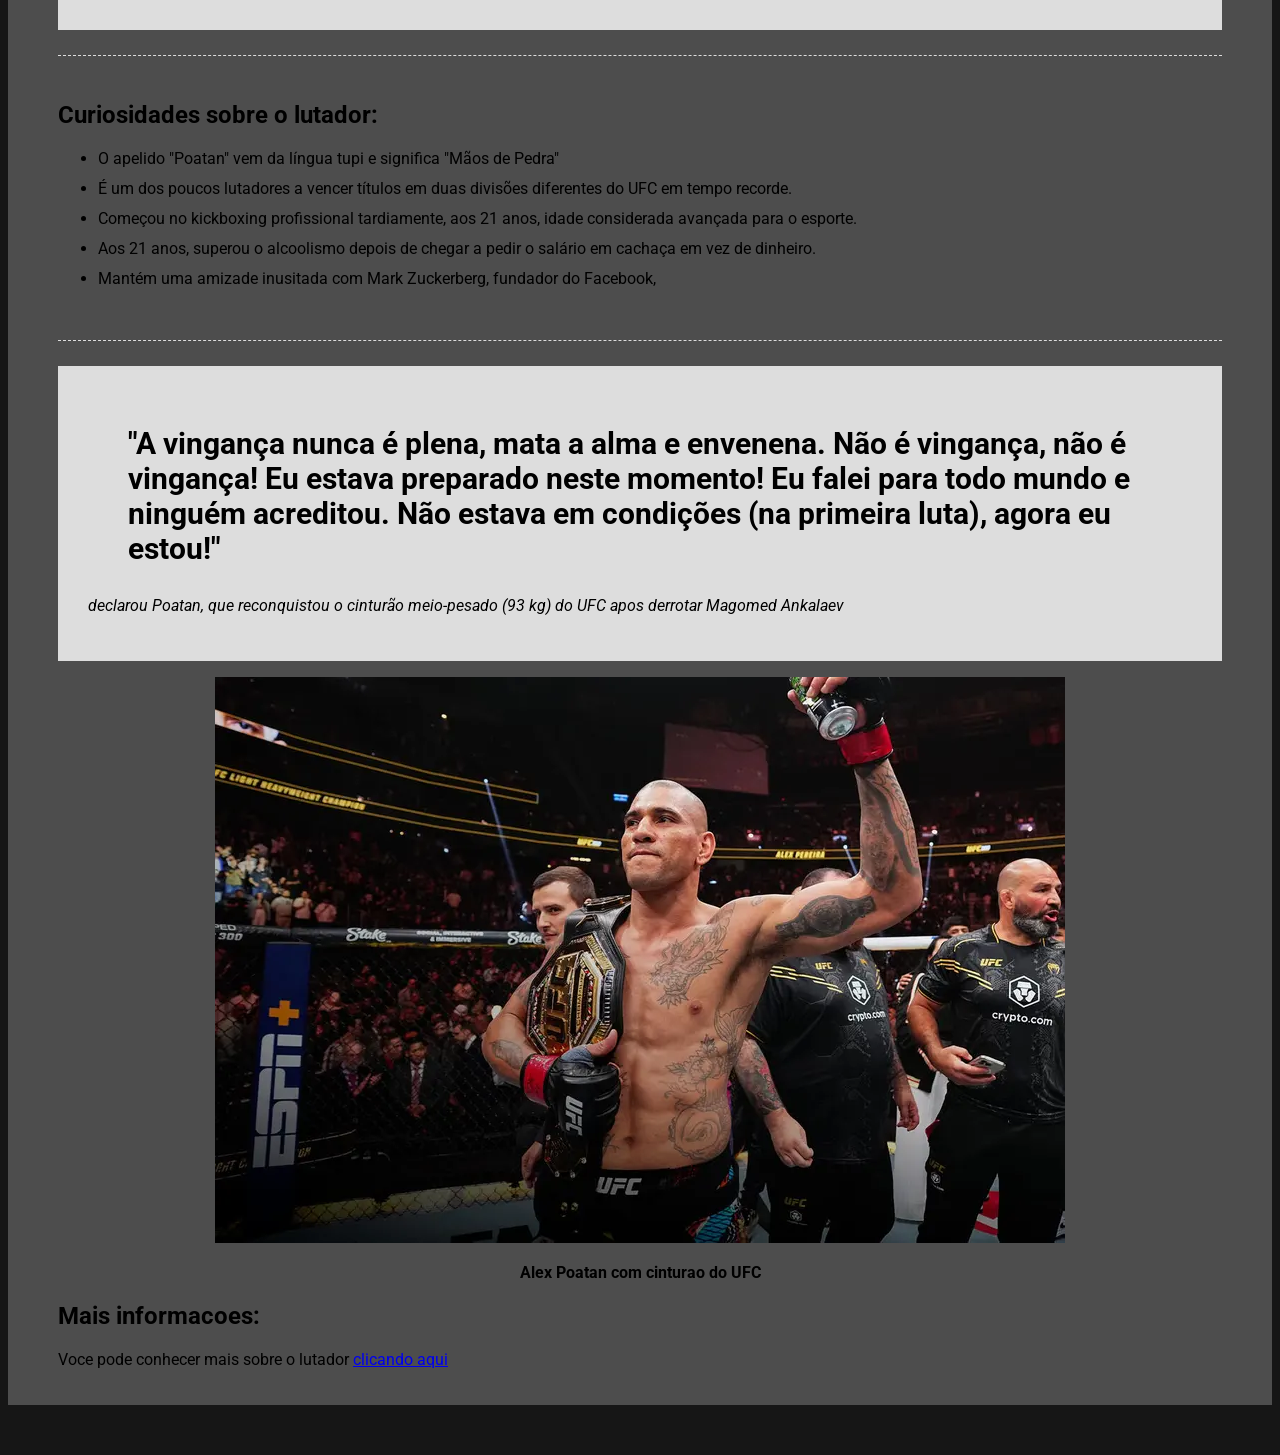
<file: 4_TRIBUTO/index.html>
<!DOCTYPE html>
<html lang="en">
<head>
    <meta charset="UTF-8">
    <meta name="viewport" content="width=device-width, initial-scale=1.0">
    <title>Pagina de tributo: Alex Poatan</title>
    <link rel="stylesheet" href="css/styles.css">
    <!-- google fonts -->
    <link rel="preconnect" href="https://fonts.googleapis.com">
    <link rel="preconnect" href="https://fonts.gstatic.com" crossorigin>
    <link href="https://fonts.googleapis.com/css2?family=Roboto:ital,wght@0,100..900;1,100..900&display=swap" rel="stylesheet">
</head>
<body>
    <div class="container">
        <!-- Cabecalho -->
        <div class="header">
            <h1 class="main-title"> Alex Poatan</h1>
            <p class="main-paragraph">Lutador de artes marciais mistas 
                e ex-kickboxer</p>
        </div>
        <!-- Imagem de destaque -->
        <div class="featured-image">
            <figure>
                <img src="img/poatan1.jpg" 
                alt="Alex Poatan com pintura indigena">
                <figcaption>Alex Poatan com pintura indigena</figcaption>
            </figure>
        </div>
        <!-- Biografia -->
        <div class="biography-container">
            <h2>Sobre a careira do lutador</h2>
            <p><span>Alex Sandro Silva Pereira</span>, também conhecido como 
                <span>Alex Poatan</span> (São Bernardo do Campo, 7 de julho de 1987), 
                é um lutador brasileiro de artes marciais mistas e ex-kickboxer. 
                Ele atualmente compete na divisão dos pesados do Ultimate 
                Fighting Championship (UFC), onde é ex bi-Campeão Peso Meio-Pesado 
                do UFC e ex-Campeão Peso Médio do UFC.</p>
            <p>Crescendo em uma favela em <span>São Bernardo do Campo</span> , 
                Pereira largou o ensino fundamental para começar a trabalhar como auxiliar de 
                pedreiro[13] e, mais tarde, em uma borracharia.[14] Influenciado
                por seus colegas, ele começou a beber e, eventualmente, se tornou
                um alcoólatra.[14] Em 2009, ele começou a treinar kickboxing 
                para se livrar de seu vício.[15]</p>
            <p> <span>Alex “Poatan” Pereira</span>, campeão do UFC, orgulha-se de 
                suas raízes indígenas: com avós do povo Pataxó, ele 
                mantém vínculo com a Aldeia Siratã Mantxó, em Coroa 
                Vermelha, Bahia, visitando a comunidade e celebrando 
                sua cultura ancestral.</p>
        </div>
        <!-- Container de citacao -->
        <div class="quotes-container">
            <blockquote>
                "Agora eu fui na aldeia e você vê a simplicidade dessas pessoas 
                e a alegria dessas pesosas, é pra gente aprender. Muita gente 
                com muita grana não tem a felicidade que esse povo tem, eu 
                prefiro aprender com esse povo pra nunca esquecer disso."
            </blockquote>
            <p>Alex Poatan</p>
        </div>
         <!-- Curiosidades -->
        <div class="curiosities-container">
            <h2>Curiosidades sobre o lutador:</h2>
            <ul>
                <li>O apelido "Poatan" vem da língua tupi e significa 
                    "Mãos de Pedra"</li>
                <li>É um dos poucos lutadores a vencer títulos em duas divisões 
                    diferentes do UFC em tempo recorde.</li>
                <li>Começou no kickboxing profissional tardiamente, aos 21 
                    anos, idade considerada avançada para o esporte.</li>
                <li>Aos 21 anos, superou o alcoolismo depois de chegar a pedir 
                    o salário em cachaça em vez de dinheiro.</li>
                <li>Mantém uma amizade inusitada com Mark Zuckerberg, 
                    fundador do Facebook, </li>
            </ul>
        </div>
        <!-- Segunda citacao -->
        <div class="quotes-container">
            <blockquote>
                "A vingança nunca é plena, mata a alma e envenena. Não é 
                vingança, não é vingança! Eu estava preparado neste momento! 
                Eu falei para todo mundo e ninguém acreditou. Não estava em 
                condições (na primeira luta), agora eu estou!"
            </blockquote>
            <p>declarou Poatan, que reconquistou o cinturão meio-pesado 
                (93 kg) do UFC apos derrotar Magomed Ankalaev</p>
        </div>
        <!-- Segunda imagem -->
        <div class="img-bold">
            <figure>
                <img src="img/poatan-cinturao.jpg" 
                alt="Alex Poatan com cinturao do UFC"> 
                <p>Alex Poatan com cinturao do UFC</p>
            </figure>
        </div>
        <!-- Mais informacoes -->
        <div class="moreinfo-container">
            <h2>Mais informacoes:</h2>
            <p>Voce pode conhecer mais sobre o lutador 
                <a href="https://pt.wikipedia.org/wiki/Alex_Poatan" 
                target="_blank">clicando aqui</a></p>
        </div>
    </div>
</body>
</html>
</file>
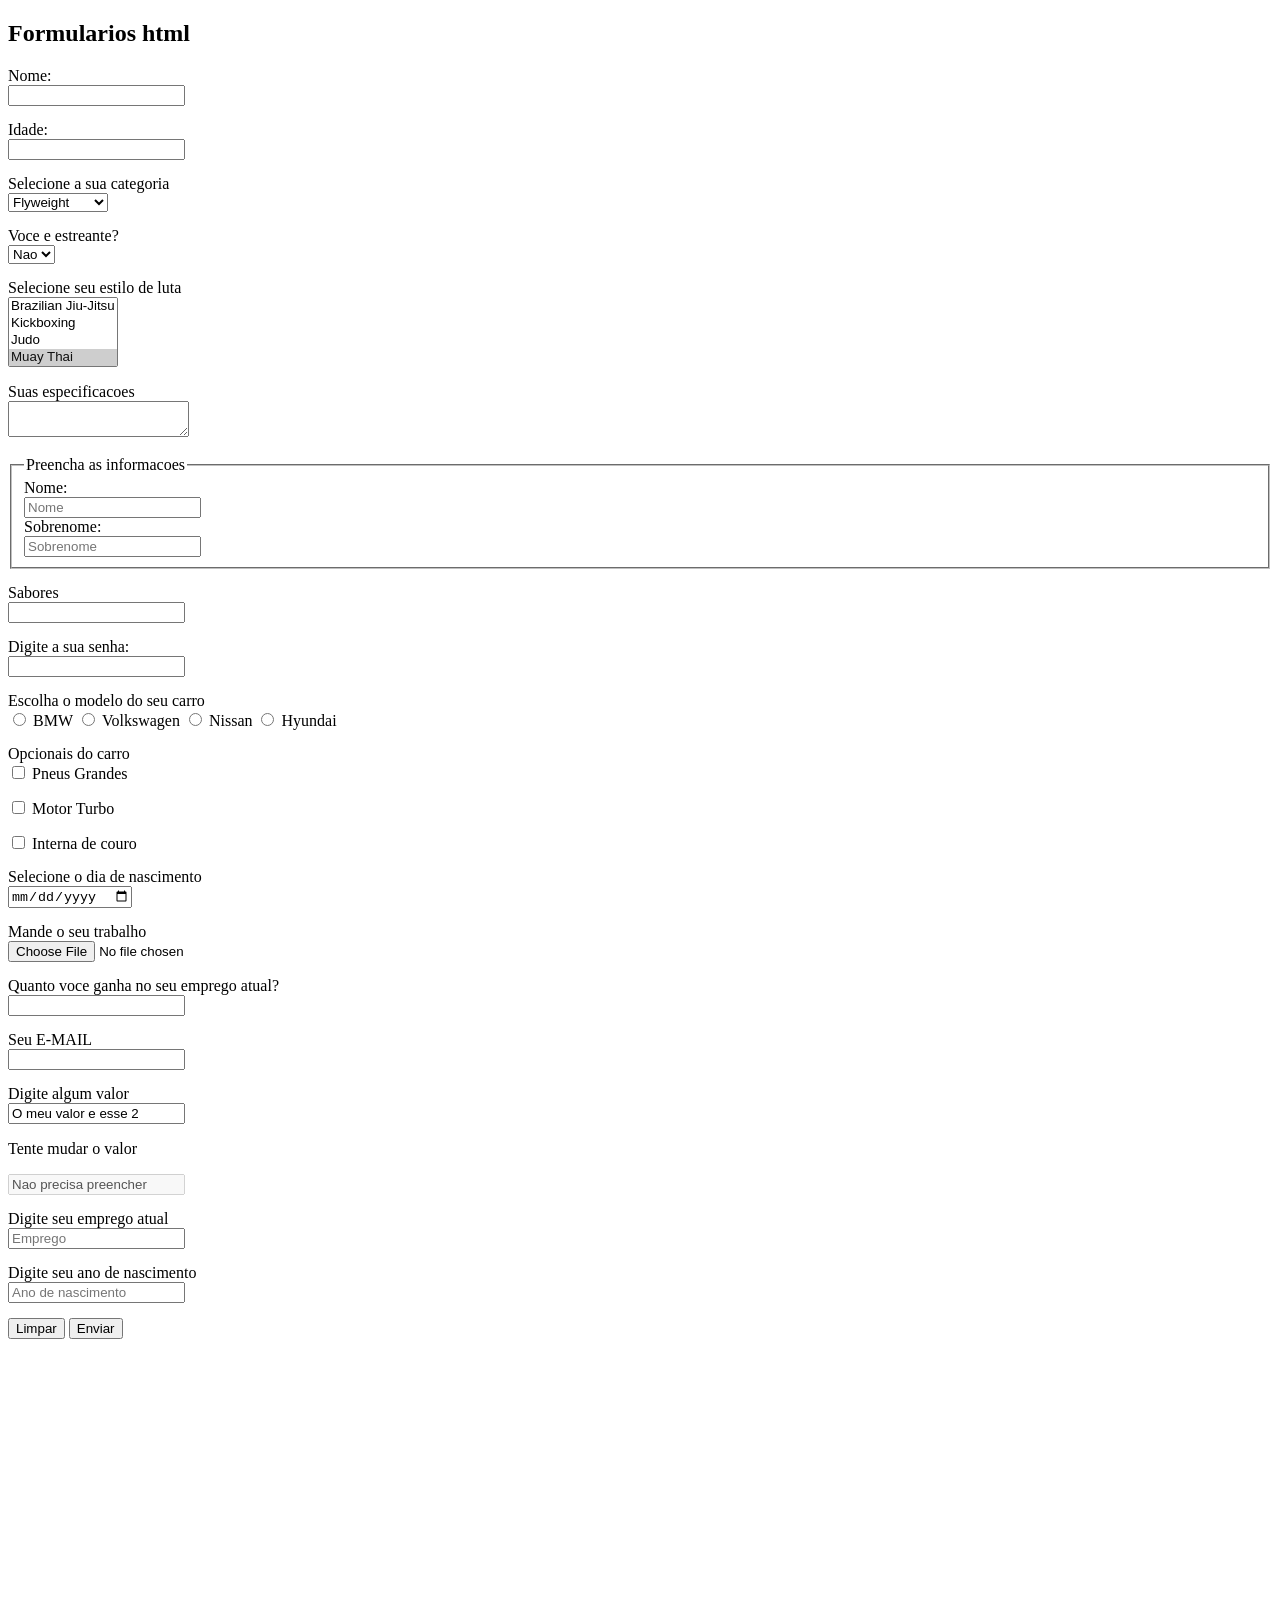
<file: 5_FORM/index.html>
<!DOCTYPE html>
<html lang="en">
<head>
    <meta charset="UTF-8">
    <meta name="viewport" content="width=device-width, initial-scale=1.0">
    <title>Formulario</title>
    <link rel="stylesheet" href="css/styles.css">
</head>
<body>
    <h2>Formularios html</h2>
    <!-- 1 Primeiro formulario -->
    <!-- 2 Atributos do formulario -->
    <form action="register.php" method="post">
        <!-- label e input -->
        <div>
            <label>Nome:</label>
            <input type="text">
        </div>
        <!-- 3 Atributo name -->
        <!-- 4 Atributo label -->
        <div>
            <label for="age">Idade:</label>
            <input type="text" name="age">
        </div>
        <!-- 6 Select-->
        <div>
            <label for="category">Selecione a sua categoria</label>
            <select name="category">
                <option value="flyweight">Flyweight</option>
                <option value="lightweight ">Lightweight </option>
                <option value="middleweight">Middleweight</option>
                <option value="heavyweight">Heavyweight</option>
            </select>
        </div>
        <!-- 7 Atributo selected -->
        <div>
            <label for="status">Voce e estreante?</label>
            <select name="status">
                <option value="yes">Sim</option>
                <option value="no" selected>Nao</option>
            </select>
        </div>
        <!-- 8 multiplos -->
        <div>
            <label for="style">Selecione seu estilo de luta</label>
            <select name="style" multiple>
                <option value="bjj">Brazilian Jiu-Jitsu</option>
                <option value="kickboxing">Kickboxing</option>
                <option value="judo">Judo</option>
                <option value="muay-thai" selected>Muay Thai</option>
                <option value="wrestling">Wrestling</option>
            </select>
        </div>
        <!-- 9 text area -->
        <div>
            <label for="comment">Suas especificacoes</label>
            <textarea name="comment"></textarea>
        </div>
        <!-- 10 fieldset e legend -->
        <div>
            <fieldset>
                <legend>Preencha as informacoes</legend>
                <label for="firstname">Nome:</label>
                <input type="text" placeholder="Nome">
                <label for="lastname">Sobrenome:</label>
                <input type="text" placeholder="Sobrenome">
            </fieldset>
        </div>
        <!-- 11 datalist -->
        <div>
            <label for="flavor">Sabores</label>
            <input type="text" list="flavor" name="flavor">

            <datalist id="flavor">
                <option value="Cereja"></option>
                <option value="Morango"></option>
                <option value="Chocolate"></option>
                <option value="Abacaxi"></option>
            </datalist>
        </div>
        <!-- 12 input de senha -->
        <div>
            <label for="password">Digite a sua senha:</label>
            <input type="password" name="password">
        </div>
        <!-- 14 input de radio -->
        <div>
            <label for="car-model">Escolha o modelo do seu carro</label>
            <div class="radio">
                <input type="radio" value="bmw" name="car-model">
                <label for="bmw">BMW</label>
                <input type="radio" value="vw" name="car-model">
                <label for="vw">Volkswagen</label>
                <input type="radio" value="nissan" name="car-model">
                <label for="nissan">Nissan</label>
                <input type="radio" value="hyundai" name="car-model">
                <label for="hyundai">Hyundai</label>
            </div>
        </div>
        <!-- 15 input de checkbox -->
        <div>
            <label for="optionals">Opcionais do carro</label>
            <div class="radio">
                <input type="checkbox" name="optionals[]" value="big_tires">
                <label for="big_tires">Pneus Grandes</label>
            </div>
            <div class="radio">
                <input type="checkbox" name="optionals[]" value="turbo-engine">
                <label for="turbo-engine">Motor Turbo</label>
            </div>
            <div class="radio">
                <input type="checkbox" name="optionals[]" value="leather">
                <label for="leather">Interna de couro</label>
            </div>
        </div>
        <!-- 16 type para data -->
        <div>
            <label for="aniversairo">Selecione o dia de nascimento</label>
            <input type="date" name="aniversairo">
        </div>
        <!-- 17 type para arquivos -->
        <div>
            <label for="arquivo">Mande o seu trabalho</label>
            <input type="file" name="arquivo">
        </div>
        <!-- 18 type para numeros -->
        <div>
            <label for="salario">Quanto voce ganha no seu emprego atual?</label>
            <input type="number" name="salario">
        </div>
        <!-- 19 type para email -->
        <div>
            <label for="email">Seu E-MAIL</label>
            <input type="email" name="email">
        </div>
        <!-- 20 input value -->
        <div>
            <label for="value">Digite algum valor</label>
            <input type="text" value="O meu valor e esse 2" name="value">
        </div>
        <!-- 21  input disable -->
        <div>
            <p>Tente mudar o valor</p>
            <input type="text" disabled value="Nao precisa preencher">
        </div>
        <!-- 22 input placheholder -->
        <div>
            <label for="currentjob">Digite seu emprego atual</label>
            <input type="text" name="currentjob" placeholder="Emprego">
        </div>
        <!-- 23 input required -->
        <div>
            <label for="birthyear">Digite seu ano de nascimento</label>
            <input type="text" name="birthyear" placeholder="Ano de nascimento" required>
        </div>
        <!-- 13 reset do formulario -->
         <input type="reset" value="Limpar">
        <!-- 5 Envio de form-->
        <input type="submit" value="Enviar">
    </form>
</body>
</html>
</file>
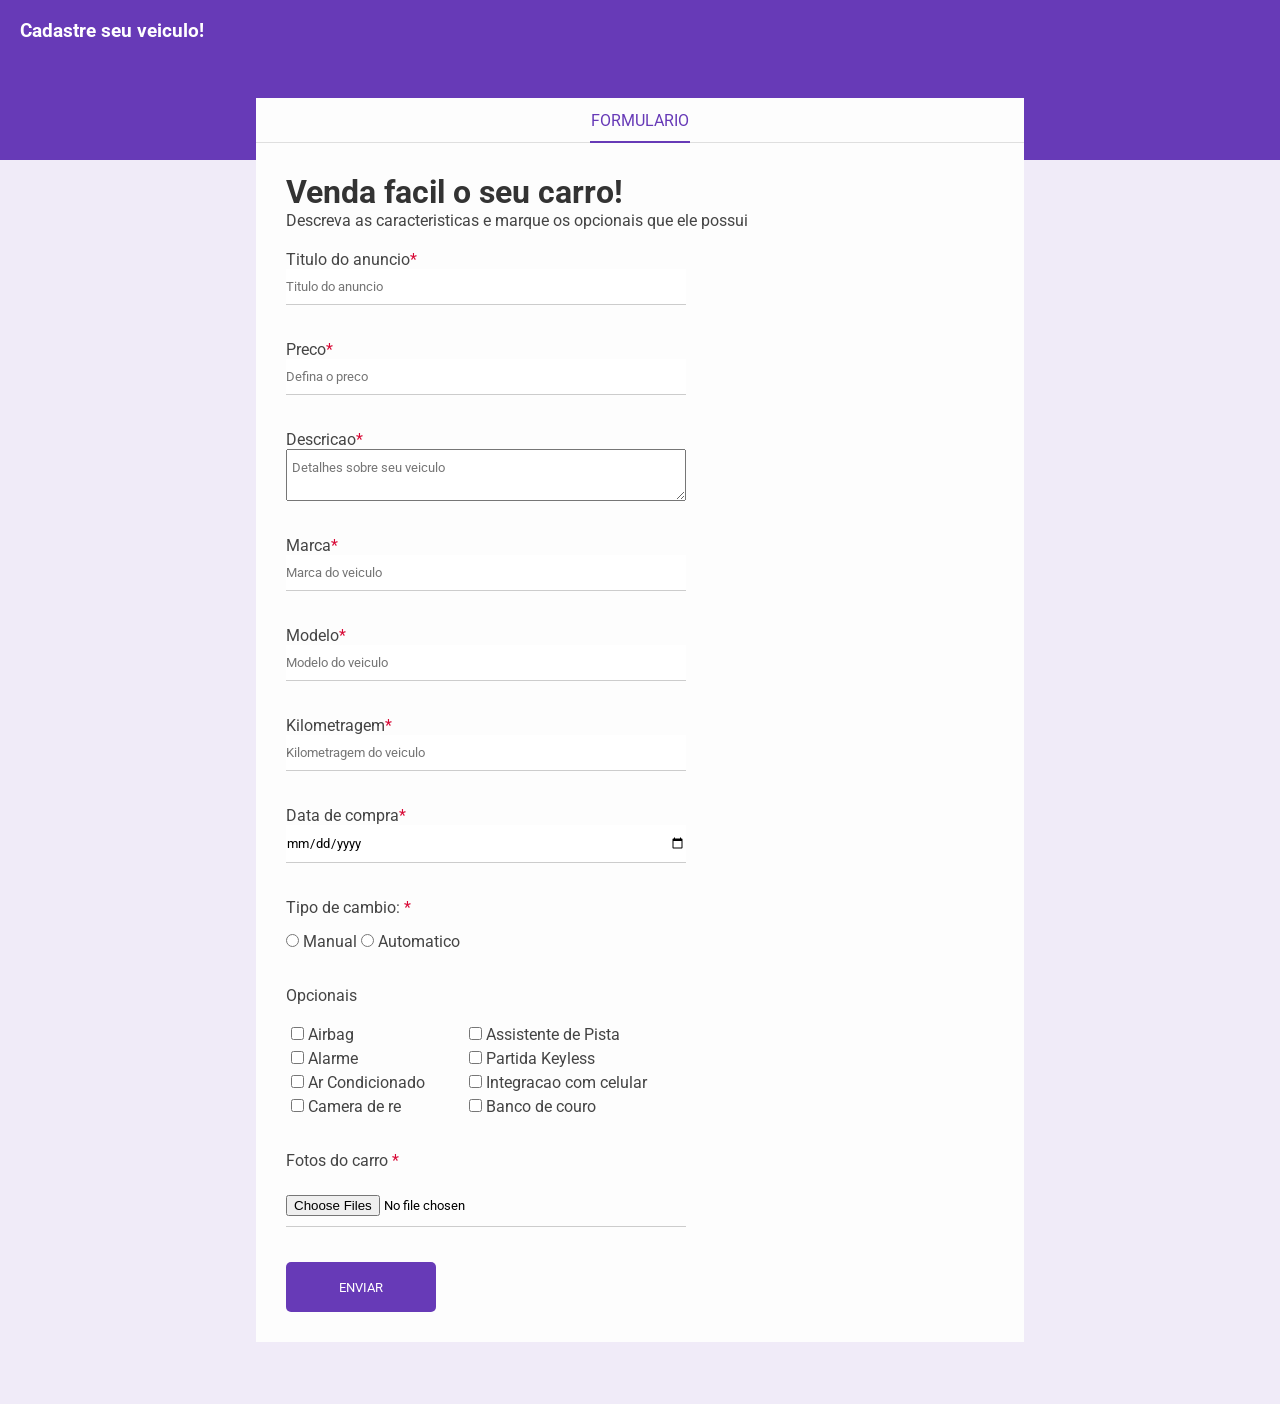
<file: 6_FORM_PROJETO/index.html>
<!DOCTYPE html>
<html lang="en">
<head>
    <meta charset="UTF-8">
    <meta name="viewport" content="width=device-width, initial-scale=1.0">
    <title>Car Sell</title>
    <!-- link css -->
    <link rel="stylesheet" href="css/styles.css">
    <!-- google fonts -->
    <link rel="preconnect" href="https://fonts.googleapis.com">
    <link rel="preconnect" href="https://fonts.gstatic.com" crossorigin>
    <link href="https://fonts.googleapis.com/css2?family=Roboto:ital,wght@0,100..900;1,100..900&display=swap" rel="stylesheet">
</head>
<body>
    <div class="container">
        <div class="header">
            <h3>Cadastre seu veiculo!</h3>
        </div>
        <div class="form-container">
            <div class="form-header">
                <p>Formulario</p>
            </div>
            <div class="form-body">
                <h1 class="form-title">Venda facil o seu carro!</h1>
                <p>Descreva as caracteristicas e marque os opcionais que ele possui</p>
                <form>
                    <div class="box-input">
                        <label for="title">Titulo do anuncio<span class="required-field">*</span></label>
                        <input type="text" name="title" id="title" class="block" placeholder="Titulo do anuncio" minlength="1" maxlength="30" required>
                    </div>
                    <div class="box-input">
                        <label for="price">Preco<span class="required-field">*</span></label>
                        <input type="number" name="price" id="price" class="block" placeholder="Defina o preco" required>
                    </div>
                    <div class="box-input">
                        <label for="description">Descricao<span class="required-field">*</span></label>
                        <textarea name="description" id="description" class="block" placeholder="Detalhes sobre seu veiculo"></textarea>
                    </div>
                    <div class="box-input">
                        <label for="brand">Marca<span class="required-field">*</span></label>
                        <input type="text" name="brand" id="brand" class="block" placeholder="Marca do veiculo" required>
                    </div>
                    <div class="box-input">
                        <label for="modelo">Modelo<span class="required-field">*</span></label>
                        <input type="text" name="modelo" id="modelo" class="block" placeholder="Modelo do veiculo" required>
                    </div>
                    <div class="box-input">
                        <label for="mileage">Kilometragem<span class="required-field">*</span></label>
                        <input type="number" name="mileage" id="mileage" class="block" placeholder="Kilometragem do veiculo" required>
                    </div>
                    <div class="box-input">
                        <label for="purchase_date">Data de compra<span class="required-field">*</span></label>
                        <input type="date" name="purchase_date" id="purchase_date" class="block" required>
                    </div>
                    <div class="box-input">
                        <p>Tipo de cambio: <span class="required-field">*</span></p>
                        <input type="radio" id="manual" name="gear">
                        <label for="manual">Manual</label>
                        <input type="radio" id="automatico" name="gear">
                        <label for="automatico">Automatico</label>
                    </div>
                    <div class="optional-box">
                        <p>Opcionais</p>
                        <ul class="optional-list">
                            <li>
                                <input type="checkbox" id="airbag" name="optionar[]" value="airbag">
                                <label for="airbag">Airbag</label>
                            </li>
                            <li>
                                <input type="checkbox" id="alarme" name="optionar[]" value="alarme">
                                <label for="alarme">Alarme</label>
                            </li>
                            <li>
                                <input type="checkbox" id="ac" name="optionar[]" value="ac">
                                <label for="ac">Ar Condicionado</label>
                            </li>
                            <li>
                                <input type="checkbox" id="reverse_camera" name="optionar[]" value="reverse_camera">
                                <label for="reverse_camera">Camera de re</label>
                            </li>
                        </ul>
                    </div>
                    <div class="optional-box">
                        <ul class="optional-list">
                            <li>
                                <input type="checkbox" id="lane_assist" name="optionar[]" value="lane_assist">
                                <label for="lane_assist">Assistente de Pista</label>
                            </li>
                            <li>
                                <input type="checkbox" id="keyless" name="optionar[]" value="keyless">
                                <label for="keyless">Partida Keyless</label>
                            </li>
                            <li>
                                <input type="checkbox" id="smartphone" name="optionar[]" value="smartphone">
                                <label for="smartphone">Integracao com celular</label>
                            </li>
                            <li>
                                <input type="checkbox" id="leather_seat" name="optionar[]" value="leather_seat">
                                <label for="leather_seat">Banco de couro</label>
                            </li>
                        </ul>
                    </div>
                    <div class="box-input">
                        <p>Fotos do carro <span class="required-field">*</span></p>
                        <input type="file" multiple accept="image/png, image/jpg" id="images" name="images" required>
                    </div>
                    <input type="submit" value="Enviar" class="btn-submit">
                </form>
            </div>
        </div>
    </div>
</body>
</html>
</file>
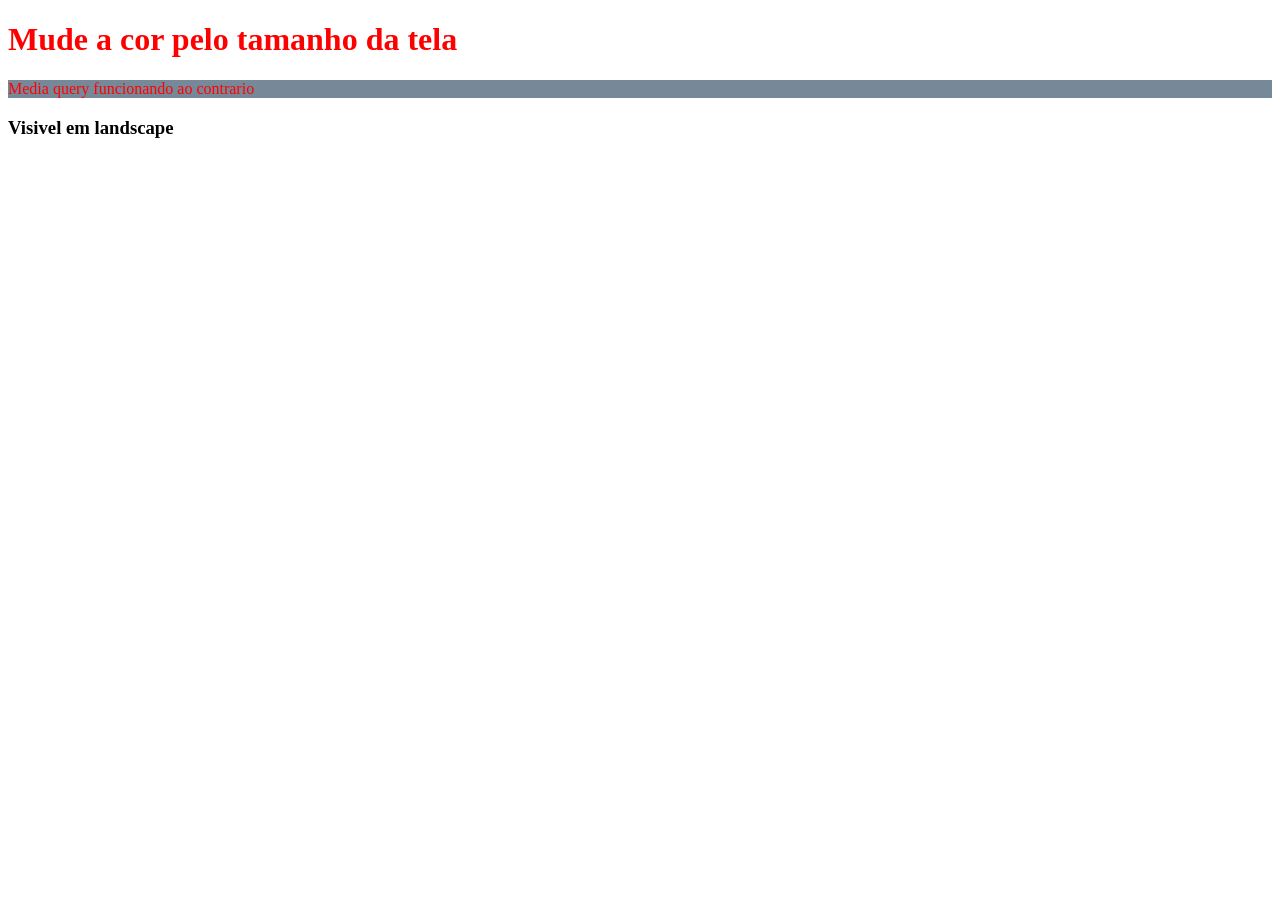
<file: 7_RESPONSIVIDADE/index.html>
<!DOCTYPE html>
<html lang="en">
<head>
    <meta charset="UTF-8">
    <!-- 1 Meta tag de responsividade -->
    <meta name="viewport" content="width=device-width, initial-scale=1.0">
    <title>Responsividade</title>
    <!-- link css -->
     <link rel="stylesheet" href="css/styles.css">
</head>
<body>
    <!-- 2 media query -->
    <h1>Mude a cor pelo tamanho da tela</h1>
    <!-- 3 min width -->
    <p>Media query funcionando ao contrario</p>
    <!-- 4 landscape -->
    <h3>Visivel em landscape</h3>
</body>
</html>
</file>
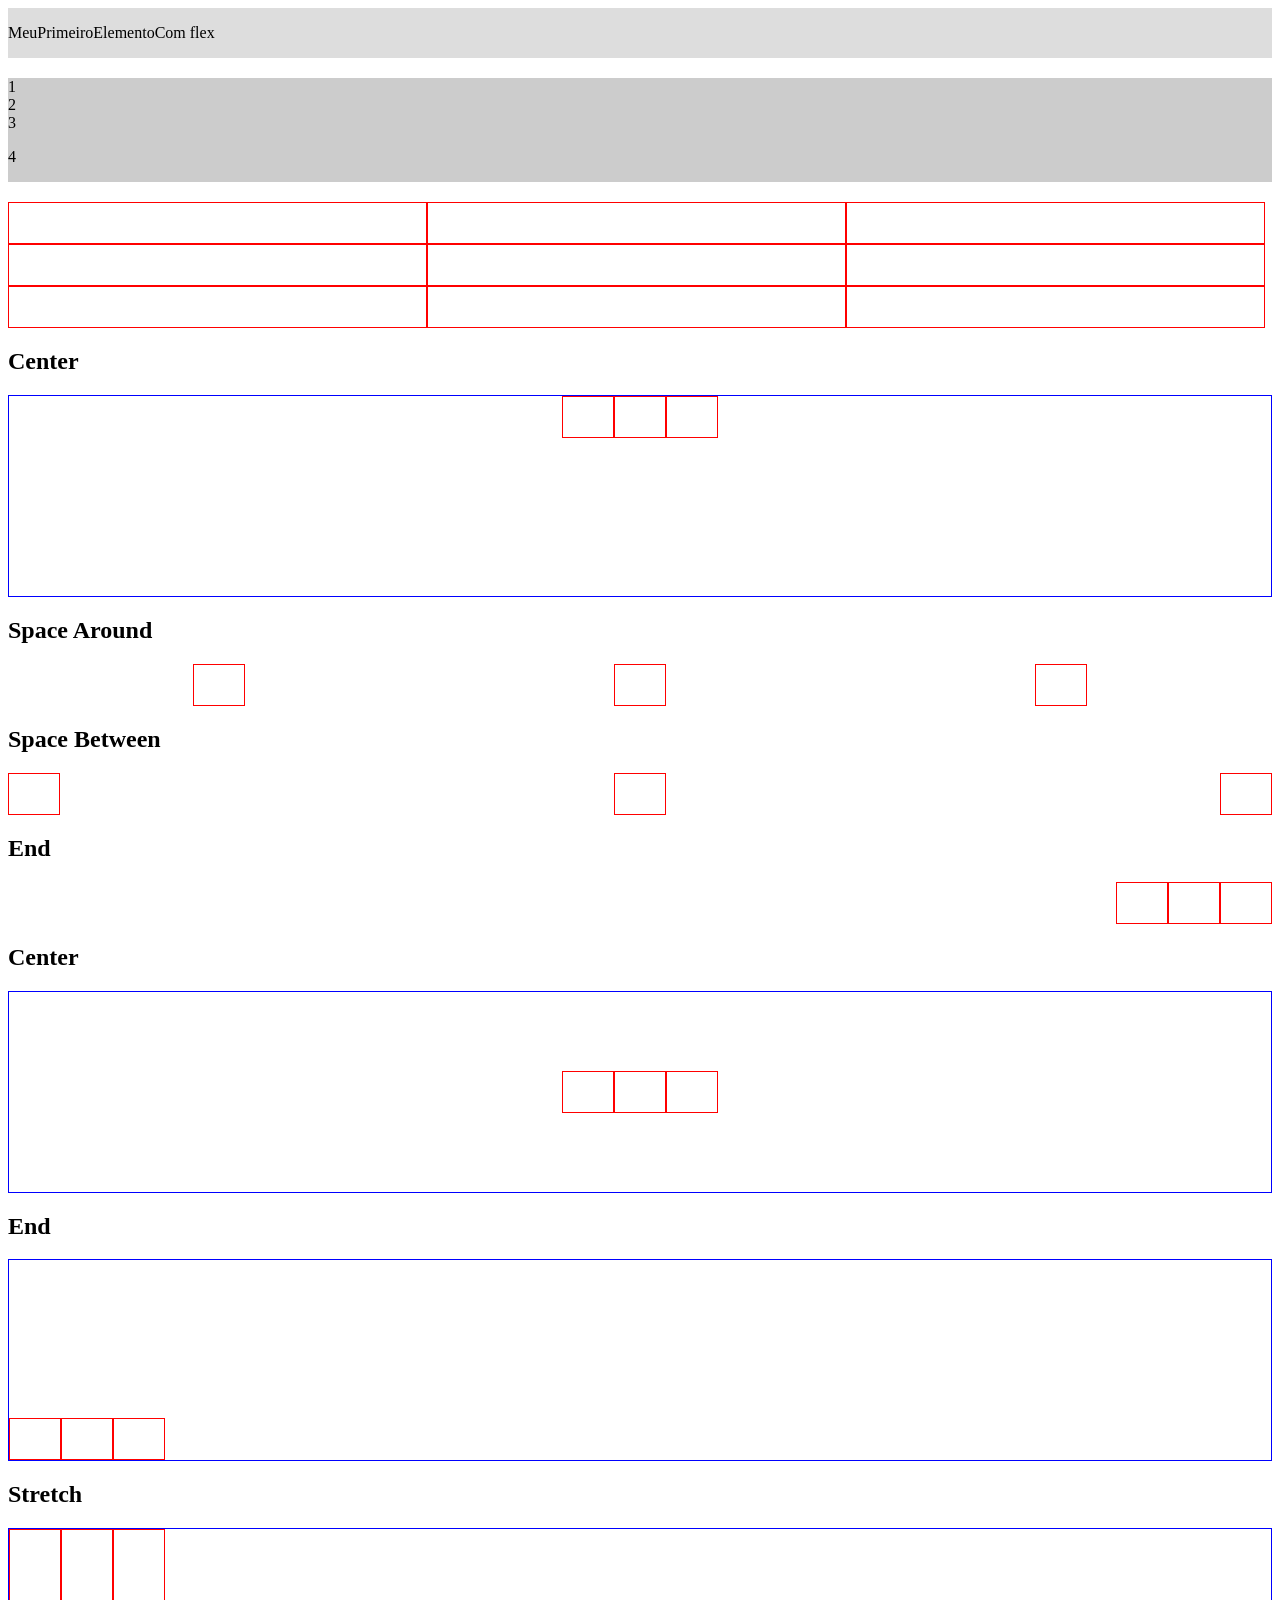
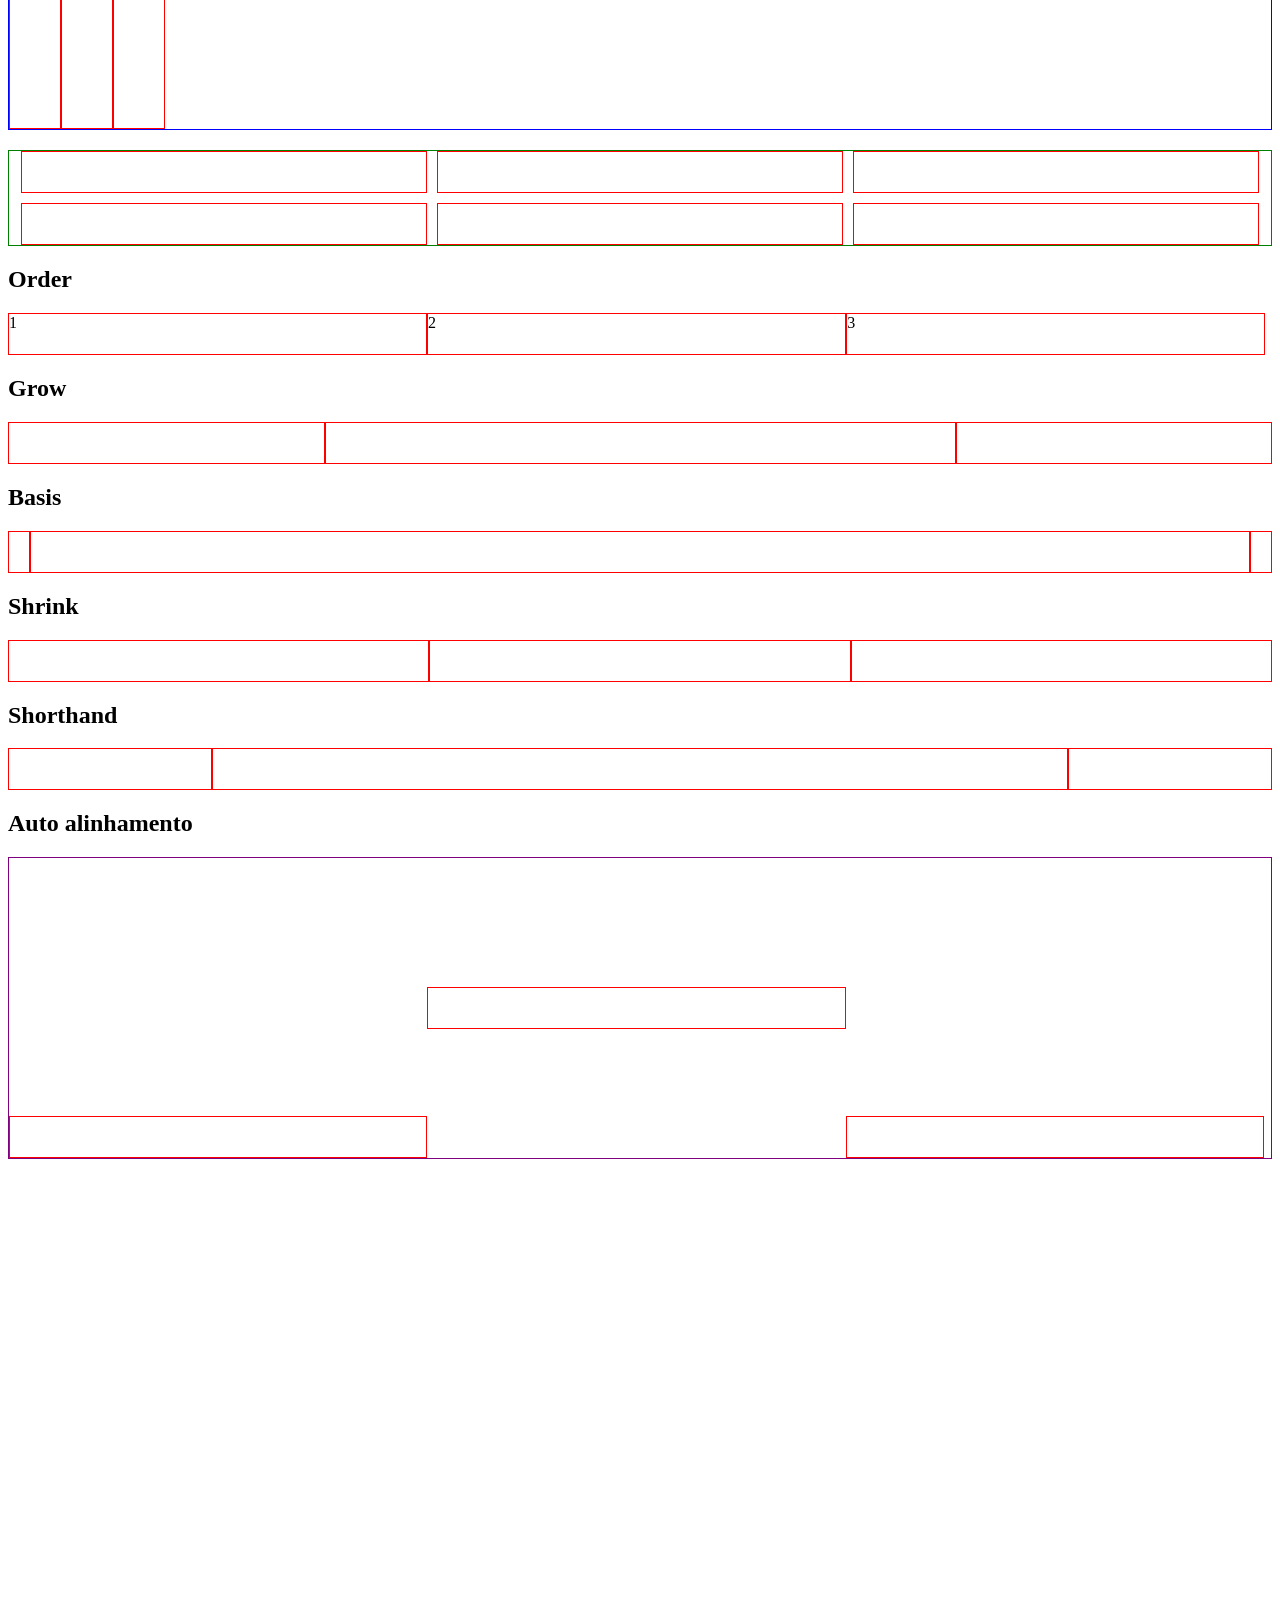
<file: 9_FLEX_BOX/index.html>
<!DOCTYPE html>
<html lang="en">
  <head>
    <meta charset="UTF-8" />
    <meta http-equiv="X-UA-Compatible" content="IE=edge" />
    <meta name="viewport" content="width=device-width, initial-scale=1.0" />
    <title>Flexbox</title>
    <link rel="stylesheet" href="css/styles.css" />
  </head>
  <body>
    <!-- 1 - flex -->
    <div class="flex">
      <p>Meu</p>
      <p>Primeiro</p>
      <p>Elemento</p>
      <p>Com flex</p>
    </div>
    <!-- 2 - column -->
    <div class="flex-column">
      <span>1</span>
      <span>2</span>
      <span>3</span>
      <p>4</p>
    </div>

    <!-- 3 - wrap -->
    <div class="wrap">
      <div class="box"></div>
      <div class="box"></div>
      <div class="box"></div>
      <div class="box"></div>
      <div class="box"></div>
      <div class="box"></div>
      <div class="box"></div>
      <div class="box"></div>
      <div class="box"></div>
    </div>

    <!-- 4 - justify content -->
    <h2>Center</h2>
    <div class="center">
      <div class="box"></div>
      <div class="box"></div>
      <div class="box"></div>
    </div>

    <h2>Space Around</h2>
    <div class="space-around">
      <div class="box"></div>
      <div class="box"></div>
      <div class="box"></div>
    </div>

    <h2>Space Between</h2>
    <div class="space-between">
      <div class="box"></div>
      <div class="box"></div>
      <div class="box"></div>
    </div>

    <h2>End</h2>
    <div class="end">
      <div class="box"></div>
      <div class="box"></div>
      <div class="box"></div>
    </div>

    <!-- 5 - align items -->
    <h2>Center</h2>
    <div class="align-center">
      <div class="box"></div>
      <div class="box"></div>
      <div class="box"></div>
    </div>

    <h2>End</h2>
    <div class="flex-end">
      <div class="box"></div>
      <div class="box"></div>
      <div class="box"></div>
    </div>

    <h2>Stretch</h2>
    <div class="stretch">
      <div class="box"></div>
      <div class="box"></div>
      <div class="box"></div>
    </div>

    <!-- 6 - gap -->
    <div class="gap">
      <div class="box"></div>
      <div class="box"></div>
      <div class="box"></div>
      <div class="box"></div>
      <div class="box"></div>
      <div class="box"></div>
    </div>

    <!-- 7 - order -->
    <h2>Order</h2>
    <div class="order">
      <div class="box" id="three">3</div>
      <div class="box" id="one">1</div>
      <div class="box" id="two">2</div>
    </div>

    <!-- 8 - grow -->
    <h2>Grow</h2>
    <div class="grow">
      <div class="box"></div>
      <div class="box big"></div>
      <div class="box"></div>
    </div>

    <!-- 9 - basis -->
    <h2>Basis</h2>
    <div class="basis">
      <div class="box"></div>
      <div class="box big"></div>
      <div class="box"></div>
    </div>

    <!-- 10 - shrink -->
    <h2>Shrink</h2>
    <div class="shrink">
      <div class="box"></div>
      <div class="box small"></div>
      <div class="box"></div>
    </div>

    <!-- 11 - flex shorthand -->
    <h2>Shorthand</h2>
    <div class="shorthand">
      <div class="box"></div>
      <div class="box different"></div>
      <div class="box"></div>
    </div>

    <!-- 12 - auto alinhamento -->
    <h2>Auto alinhamento</h2>
    <div class="auto-alignment">
      <div class="box"></div>
      <div class="box different"></div>
      <div class="box"></div>
    </div>
  </body>
</html>
</file>
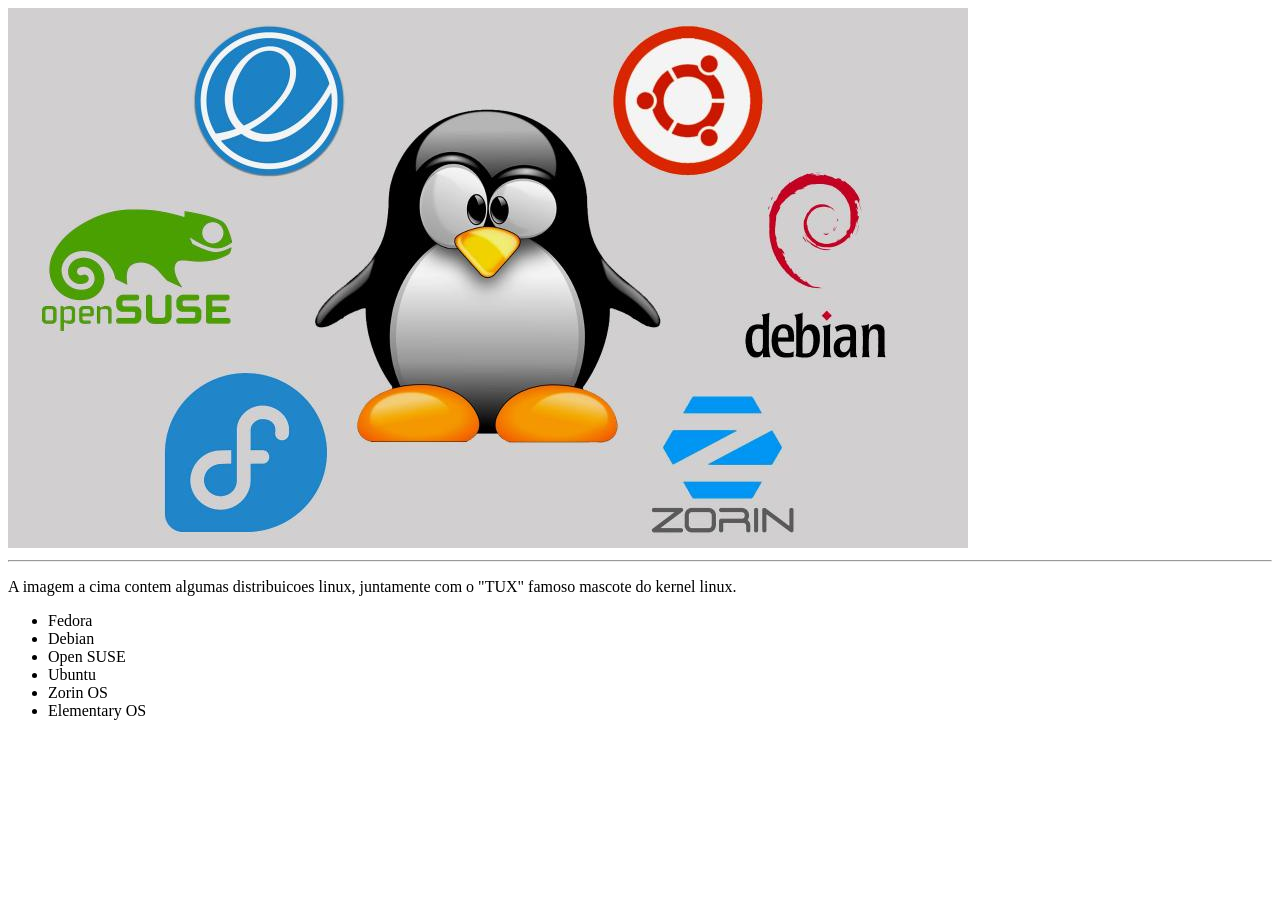
<file: 2_HTML/desafio.html>
<!DOCTYPE html>
<html lang="en">
<head>
    <meta charset="UTF-8">
    <meta name="viewport" content="width=device-width, initial-scale=1.0">
    <title>Distros Linux</title>
</head>
<body>
    <img src="img/linux.jpg" alt="Distribuicoes Linux">
    <hr>

    <p>A imagem a cima contem algumas distribuicoes linux, juntamente
        com o "TUX" famoso mascote do kernel linux.
    </p>

    <ul>
        <li>Fedora</li>
        <li>Debian</li>
        <li>Open SUSE</li>
        <li>Ubuntu</li>
        <li>Zorin OS</li>
        <li>Elementary OS</li>
    </ul>

    
</body>
</html>
</file>
<file: 10_CLONE_HOME_INSTA/css/styles.css>
/* GERAL */
* {
  margin: 0;
  padding: 0;
  box-sizing: border-box;
  font-family: Helvetica;
}

body {
  background-color: #fafafa;
}

/* CONTAINERS */
#main-container {
  display: flex;
  margin-top: 30px;
}

#banner-container,
#form-container {
  flex: 1 1 0;
  width: 50%;
}

#banner-container {
  text-align: right;
}

#banner-container img {
  width: 100%;
  margin-right: 15px;
  margin-top: 25px;
  max-width: 380px;
}

#form-container {
  text-align: center;
}

/* LOGIN FORM */
#form-box {
  background-color: #fff;
  border: 1px solid #dbdbdb;
  width: 350px;
  margin-top: 30px;
}

#logo-insta {
  width: 175px;
  height: 51px;
  margin: 30px auto 12px;
}

#login-form {
  margin-top: 20px;
}

#login-form input {
  display: block;
  font-size: 12px;
  padding: 12px 9px;
  background-color: #fafafa;
  border: 1px solid #dbdbdb;
  border-radius: 3px;
  width: 268px;
  margin: 5px auto;
}

#login-form input[type="submit"] {
  background-color: #b2dffc;
  color: #fff;
  margin-top: 15px;
  border-radius: 5px;
  height: 30px;
  font-size: 13px;
  padding: 0;
  font-weight: bold;
}

/* SEPARADOR */
.separator {
  position: relative;
}

.line {
  border-top: 1px solid #dbdbdb;
  width: 268px;
  margin: 25px auto 35px;
}

.separator span {
  position: absolute;
  text-transform: uppercase;
  color: #bbb;
  background-color: #fff;
  top: -6px;
  width: 50px;
  margin-left: -25px;
  font-size: 14px;
}

/* FACEBOOK LOGIN */
#facebook-login {
  margin-bottom: 25px;
}

#facebook-login a {
  text-decoration: none;
  color: #385185;
  display: flex;
  align-items: center;
  justify-content: center;
}

#facebook-login img {
  width: 16px;
  height: 16px;
  margin-right: 8px;
}

#facebook-login span {
  font-weight: bold;
  font-size: 13px;
  margin-top: 1px;
}

/* FORGOT PASSWORD */
#forgot-pass {
  margin-bottom: 20px;
  font-size: 12px;
}

#forgot-pass a {
  text-decoration: none;
  color: #373799;
}

/* REGISTER */
#register-container {
  background-color: #fff;
  border: 1px solid #dbdbdb;
  width: 350px;
  margin-top: 10px;
  padding: 25px;
}

#register-container p {
  font-size: 14px;
  color: #262626;
}

#register-container a {
  color: #4a95f6;
  font-weight: bold;
  text-decoration: none;
}

/* GET APP */
#get-app-container {
  text-align: center;
  width: 350px;
}

#get-app-container p {
  margin: 20px 0;
  font-size: 13px;
}

#get-app-container a {
  text-decoration: none;
}

#get-app-container img {
  width: 136px;
  height: 40px;
}

/* FOOTER */
footer {
  text-align: left;
  width: 1000px;
  margin: 50px auto;
  display: flex;
  flex-direction: column;
  justify-content: center;
  align-items: center;
}

footer #footer-links {
  display: flex;
  list-style: none;
}

#footer-links li {
  margin-right: 10px;
}

#footer-links a,
#copyright {
  text-decoration: none;
  color: #8e8e8e;
  font-size: 12px;
}

#copyright {
  margin-top: 10px;
}

/* MOBILE */
@media (max-width: 450px) {
  body {
    background-color: #fff;
  }

  #banner-container {
    display: none;
  }

  #main-container,
  #form-box {
    margin-top: 0;
  }

  #form-container,
  #form-box,
  #register-container,
  #get-app-container {
    width: 100%;
    border: none;
  }

  footer {
    width: 90%;
  }

  #footer-links {
    flex-wrap: wrap;
    justify-content: center;
  }

  #footer-links {
    margin-bottom: 10px;
  }
}
</file>
<file: 12_BLOG_HTML_SEMANTICO/css/styles.css>
/* geral */
* {
    margin: 0;
    padding: 0;
    box-sizing: border-box;
    font-family: Roboto;
}

ul {
    list-style: none;
}

a {
    text-decoration: none;
    color: #444;
    transition: 0.4s;
}

a:hover {
    color: #37a1f7;
}

/* navbar */
#navbar {
    padding: 1.5rem 2.5rem;
    border-bottom: 2px solid #ddd;
}

#navbar-inner {
    display: flex;
    justify-content: space-between;
    align-items: center;
    max-width: 1200px;
    margin: 0 auto;
}

#nav-links {
    display: flex;
    gap: 1rem;
}

/* conteudo principal */
.container {
    display: flex;
    gap: 3rem;
    padding: 2rem 0;
    max-width: 1200px;
    margin: 0 auto;
}

#posts-container {
    flex: 3 1 0;
}

.post {
    margin-bottom: 2.5rem;
}

.post img {
    width: 100%;
    margin-bottom: 1rem;
}

.title,
.description,
.author {
    margin-bottom: 1rem;
}

.title {
    font-size: 2rem;
}

.author {
    color: #333;
    font-weight: bold;
}

/* barra lateral */
#sidebar {
    flex: 1 1 0;
}

#search-bar,
#categories,
#tags {
    padding: 1.5rem;
    border: 1px solid #ddd;
    margin-bottom: 1rem;
}

#search-bar h4,
#categories h4,
#tags h4 {
    margin-bottom: 1.5rem;
    font-size: 1.6rem;
}

#search-bar form {
    display: flex;
}

#search-bar input {
    padding: .5rem 1rem;
    border: 1px solid #ddd;
}

#search-bar input[type="submit"] {
    cursor: pointer;
    background: #37a1f7;
    color: #fff;
    border: none;
}

#categories li {
    margin-bottom: 1rem;
}

#tags-container {
    display: flex;
    flex-wrap: wrap;
    gap: 0.5rem;
}

#tags-container a {
    background-color: #ddd;
    padding: 0.5rem 0.7rem;
    border-radius: 0.3rem;
}

/* rodape */
#footer {
    border-top: 2px solid #ddd;
    padding: 3rem;
    text-align: center;
}

#footer h2,
#footer p {
    margin-bottom: 1rem;
}

/* responsivo */
@media(max-width: 540px) {
    .container {
        flex-wrap: wrap;
        margin: 1rem;
    }
}
</file>
<file: 13_HOSPEDAR/styles.css>
/* tema claro /escuro */
:root {
    --bg: #fff;
    --text: #111;
    --borda: #e5e7eb;
    --caixa: #f8fafc;
    --acao: #2563eb;
}

[data-tema="escuro"] {
    --bg: #0b1220;
    --text: #e5e7eb;
    --borda: #1f2937;
    --caixa: #111827;
    --acao: #38bdf8;
}


/* estilos padrao */
* {
    box-sizing: border-box;
}

html, body {
    height: 100%;
}

body {
    margin: 0;
    font-family: Arial;
    min-height: 100vh;
    display: flex;
    flex-direction: column;
    background-color: var(--bg);
    color: var(--text);
}

/* header */
.topo {
    border-bottom: 1px solid var(--borda);
}

.topo .container {
    display: flex;
    align-items: center;
    justify-content: space-between;
    padding: .75rem 1rem;
}

.caixa {
    border: 1px solid var(--borda);
    background-color: var(--caixa);
    border-radius: .5rem;
    padding: 2rem 1rem;
    max-width: 80%;
    margin: 1.5rem auto;
}

h1 {
    margin-bottom: .5rem;
    font-size: 1.6rem;
}

p {
    margin: 1rem 0;
}

form {
    display: grid;
    gap: .5rem;
}

label {
    font-weight: 600;
}

input {
    padding: .7rem .9rem;
    border: 1px solid var(--borda);
    border-radius: .5rem;
    background-color: var(--bg);
    color: var(--text);
}

.btn {
    padding: .6rem .9rem;
    border: 1px solid var(--borda);
    background-color: var(--bg);
    color: var(--text);
    border-radius: .5rem;
    cursor: pointer;
    max-width: 250px;
}

.btn.primario {
    margin-top: 1rem;
    background-color: var(--acao);
    color: #fff;
}

.rodape {
    border-top: 1px solid var(--borda);
    height: 65px;
    display: flex;
    align-items: center;
    justify-content: center;
    color: #6b7280;
    margin-top: auto;
}
</file>
<file: 3_CSS/css/styles.css>
/* 4 - External CSS */
body {
    padding-bottom: 800px;
}
h3 {
    color: green;
}

/* p {
    color: blueviolet;
} */

/* Algum comentario */
/* Mais um comentario */
/* Terceiro comentario */

/* Classes */
.paragraph {
    background-color: #000;
    color: aqua;
    padding: 5px;
}

/* IDS */
#exclusive-title {
    background-color: purple;
    color: yellow;
    padding: 10px;
}

/* Ordem das regras */
h2 {
    border-bottom: 2px solid red;
}

.titulo {
    border-bottom: 3px solid blue;
}

#algum-titulo {
    border-bottom: 4px solid green;
}

/* Nome de cores */
.color-name {
    color: crimson;
}

/* Hex */
.hex {
    color: #55a398;
}

.hex-2 {
    color: #492d00;
}

/* Aprofundando em hex */
.simple-hex {
    color: #333;
}

.simple-hex-2 {
    color: #a5f;
}

/* RGB */
.rgb {
    color: rgb(255, 0, 0);
}

.mixed-rgb {
    color: rgb(60, 30, 10);
}

/* RGBA */
.rgba {
    color: rgba(100,150,50, 0.3);
}

/* HSL */

.hsl {
   color: hsl(20, 40%, 20%) 
}

/* BG Color */
.bg {
    background-color: #492d00;
    color: #a5f;
}

.bg-2 {
    background-color: #333;
    color: #fff;
}

/* Opacity BG */
.bg-opacity {
    background-color: red;
    opacity: 0.2;
}

.bg-opacity-2 {
    background-color: #999;
    color: #000;
    opacity: 0.8;
}

/* RGBA com opacity */
.rgba-opacity {
    background-color: rgba(100,150,50, 0.2);
    color: #000;
}

/* BG image */
.bg-image {
    background-image: url(../img/nature.jpg);
    opacity: 0.8;
    padding: 10px;
    color: #fff;
}

/* Centralizando bg image */
.not-centered-bg,
.centered-bg {
    height: 400px;
    width: 400px;
    background-image: url(../img/bridge.jpg);
} 

.centered-bg {
    background-position: center;
    background-size: cover;
}

/* largura e altura */
.height-widht {
    height: 200px;
    width: 100px;
    background-color: red;
}

.height-widht-2 {
    height: 300px;
    background-color: #333;
}

/* padding */
.without-padding,
.padding {
    background-color:#492d00;
    color: #fff;
}

.padding {
    padding: 20px;
}

/* paddings  diferentes */
.diferent-paddings {
    background-color: #a5f;
    color: #000;
    padding-top: 5px;
    padding-right: 20px;
    padding-bottom: 25px;
    padding-left: 30px;
}

/* shorthand padding */
.shorthand-padding {
    background-color: #000;
    color: #fff;
    padding: 50px 10px 5px 50px;
}

.shorthand-padding-2 {
    background-color: #333;
    color: #fff;
    padding: 50px 20px;
}

/* padding com width */
.without-border-box {
    background-color: #444;
    color: #fff;
    width: 400px;
    padding: 50px;
}

.border-box {
    background-color: #333;
    color: #fff;
    box-sizing: border-box;
    width: 400px;
    padding: 50px;
}

/* border */

.border {
    border: 1px solid red;
    padding: 10px;
}

.border-2 {
    border: 5px dotted blue;
    padding: 20px;
}

.border-left,
.border-bottom {
    background-color: #333;
    color: #fff;
    padding: 25px;
}

.border-left {
    border-left: 3px solid red;
}

.border-bottom {
    border-bottom: 20px double blue;
}

/* borda arredondada */

.rounded-p {
    border: 4px solid blue;
    background-color: #000;
    color: #fff;
    padding: 15px;
    border-radius: 15px;
}

.rounded-p-2 {
    background-color: #000;
    color: #fff;
    padding: 15px;
    border-radius: 25px;
}
.margin {
    background-color: #492d00;
    color: #444;
    padding: 15px;
    margin: 10px;
}

.margin-top {
    background-color: #492d00;
    color: #55a398;
    padding: 15px;
    margin-top: 25px;
}

.margin-shorthand {
    background-color: #492d00;
    color:#a5f;
    margin: 20px 10px;
}
/* box model */

.box-model {
    background-color: #fff;
    color: #000;

    margin: 20px;
    padding: 15px 25px;
    border: 3px solid #843;
    border-radius: 7px;
    width: 200px;
    height: 400px; 
}

/* text alignment */
.text-alignment {
    text-align: right;
}

.container-center {
    text-align: center;
    width: 300px;
    border: 1px solid red;
}

/* text decoration */
.underline {
    text-decoration: underline;
}

.line-trough {
    text-decoration: line-through;
}

.remove-underline {
    text-decoration: none;
}

/* text transform */
.upper {
    text-transform: uppercase;
}

.lower {
    text-transform: lowercase;
}

/* letter spacing */
.spacing {
    letter-spacing: 10px;
}

/* fontes */
.serif {
    font-family: Georgia;
}

.sans-serif {
    font-family: Helvetica;
}

.monospace {
    font-family: 'Courier New';
}

.cursive {
    font-family: cursive;
}

.fantasy {
    font-family: fantasy;
}

/* text style */
.italic {
    font-style: italic;
}

.oblique {
    font-style: oblique;
}

/* font weight */
.thin,
.bold,
.bolder {
    font-family: Helvetica;
}

.thin {
    font-weight: 100;
}

.bold {
    font-weight: 600;
}

.bolder {
    font-weight: 900;
}

/* font size */
.small {
    font-size: 6px;
}

.big {
    font-size: 78px;
}

/* display */
.inline-box {
    width: 50px;
    height: 50px;
    background-color: #4f8;
    margin: 10px;
    display: inline-block;
}

.block {
    display: block;
    background-color: #333;
    margin: 5px;
}

.invisible {
    display: none;
}

/* static */
.static {
    position: static;
    font-size: 30px;
    background-color: #391;
    color: #fff;
    width: 100px;
    height: 100px;
}

/* relative */
.relative {
    position: relative;
    font-size: 30px;
    background-color: #321;
    color: #fff;
    width: 100px;
    height: 100px; 
    top: 100px;
    left: 40px;
}

/* absolute */
.absolute {
    position: absolute;
    background-color: #821;
    color: #fff;
    width: 100px;
    height: 100px; 
    top: 2px;
    right: 2px;
}

/* relative com absolute */
.relative-container {
    width: 300px;
    height: 300px;
    border: 2px solid red;
    margin-top: 120px;
    position: relative;
}

.absolute-1,
.absolute-2 {
    width: 50px;
    height: 50px;
    background-color: #442;
    position: absolute;
}

.absolute-1 {
    top: 10px;
    left: 10px;
}

.absolute-2 {
    bottom: 10px;
    right: 10px;
}

/* fixo */
.fixed {
    width: 100px;
    height: 100px;
    background-color: #521;
    border: 1px solid blue;
    margin-top: 10px;
    position: fixed;
    top: 50px;
    right: 50px;
}

/* sticky */
.sticky {
    width: 100px;
    height: 100px;
    background-color: #333;
    border: 1px solid red;
    margin-top: 10px;
    position: sticky;
    top: 10px;
}

/* z-index */
.absolute-3,
.absolute-4,
.absolute-5 {
    width: 50px;
    height: 50px;
    background-color: #123;
    position: absolute;
}

.absolute-3 {
    top: 0;
    left: 0;
    z-index: 3;
}

.absolute-4 {
    top: 10px;
    left: 10px;
    background-color: #246;
    z-index: 2;
}

.absolute-5 {
    top: 40px;
    left: 40px;
    background-color: #453;
    z-index: 1;
}
</file>
<file: 3_CSS/css/lists.css>
ul {
    border: 1px solid blue;
    padding: 10px;
}

li {
    color: darkblue;
}
</file>
<file: 4_TRIBUTO/css/styles.css>
html {
    font-family: Roboto;
    background-color: #161616;
}

.container {
    background-color: #4d4d4d;
    max-width: 1200px;
    position: relative;
    margin: 50px auto;
    padding: 20px 50px;
}

span {
    font-weight: bold;
}

.header {
    text-align: center;
}

.main-title {
    font-size: 40px;
}

.main-paragraph {
    font-style: italic;
}

/* imagem destaque */
.featured-image {
    text-align: center;
    margin-top: 30px ;
}

.featured-image img {
    max-width: 100%;
}

/* biografia*/
.biography-container {
    padding: 25px 0;
    margin: 25px 0;
    border-top: 1px dashed #ddd;
    border-bottom: 1px dashed #ddd;
}

/* quotes */
.quotes-container {
    background-color: #ddd;
    padding: 30px;
}

.quotes-container blockquote {
    font-weight: bold;
    font-size: 30px;
}

.quotes-container p {
    font-style: italic;
}

/* Curiosidades */

.curiosities-container {
    padding: 25px 0;
    margin: 25px 0;
    border-top: 1px dashed #ddd;
    border-bottom: 1px dashed #ddd;
}

.curiosities-container li {
    height: 30px;
}

/* imgem bold */

.img-bold {
    font-weight: bold;
    text-align: center;
}
</file>
<file: 5_FORM/css/styles.css>
body {
    padding-bottom: 500px;
}

div {
    margin-bottom: 15px;
}

div input,
div label {
    display: block;
}

.radio label,
.radio input,
.radio span {
    display: inline-block;
}
</file>
<file: 6_FORM_PROJETO/css/styles.css>
/* reset */
* {
    margin: 0;
    padding: 0;
    box-sizing: border-box;
    font-family: Roboto;
}

body {
    background-color: #f0ebf8;
}

h1,
h2,
h3,
h4,
h5 {
    color: #333;
}

p,
label {
    color: #444;
}

input {
    border: none;
    border-bottom: 1px solid #ccc ;
    padding: 10px 0;
}

input[type="text"],
input[type="number"],
input[type="date"],
input[type="file"],
textarea {
    width: 400px;
}

textarea {
    padding: 10px 5px;
}

/* page header */
.header {
    height: 160px;
    padding: 20px;
    background-color: #673ab7;
}

.header h3 {
    color: #fff;
    margin-top: 0;
}

/* form container */
.form-container {
    background-color: #fdfdfd;
    width: 60%;
    margin: 0 auto;
    position: relative;
    top: -62px;
}

/* form header */
.form-header {
    border-bottom: 1px solid #dfdfdf;
    height: 45px;
}

.form-header p {
    color: #673ab7;
    border-bottom: 2px solid #673ab7;
    width: 100px;
    text-align: center;
    margin: 0 auto;
    text-transform: uppercase;
    height: 45px;
    line-height: 45px;
}

/* form body */
.form-body {
    padding: 30px;
}

.form-body p {
    margin-bottom: 20px;
}

.required-field {
    color: #d80835;
}

.box-input {
    margin-bottom: 35px;
}

.block {
    display: block;
}

.optional-box {
    display: inline-block;
    margin: 0 30px 30px 0;
}

.optional-list li {
    list-style: none;
    margin: 5px;
}

.box-input p {
    margin-bottom: 15px;
}

.btn-submit {
    background-color: #673ab7;
    color: #fff;
    border: 2px solid transparent;
    width: 150px;
    height: 50px;
    cursor: pointer;
    text-transform: uppercase;
    border-radius: 5px;
    transition: 0.5s;
}

.btn-submit:hover {
    background-color: #fff;
    border-color: #673ab7;
    color: #673ab7;
}
</file>
<file: 7_RESPONSIVIDADE/css/styles.css>
/* 2 media query */
h1 {
    color: red;
}

@media screen and (max-width: 500px) {
    h1 {
        color: blue;
    }
}

/* 3 - min-width */
p {
    background-color: red;
    color: #000;
}

@media screen and (min-width: 800px) {
    p {
    background-color: #789;
    color: red;
     }
}

/* 4 landscape */
h3 {
    display: none;
}

@media screen and (orientation: landscape) {
    h3 {
        display: block;
    }
}
</file>
<file: 9_FLEX_BOX/css/styles.css>
body {
  padding-bottom: 500px;
}

/* 1 - flex */
.flex {
  display: flex;
  background-color: #ddd;
  margin-bottom: 20px;
}

/* 2 - flex column */
.flex-column {
  display: flex;
  flex-direction: column;
  background-color: #ccc;
  margin-bottom: 20px;
}

/* 3 - wrap */
.wrap {
  display: flex;
  flex-wrap: wrap;
  margin-bottom: 20px;
}

.box {
  height: 40px;
  width: 33%;
  border: 1px solid red;
}

/* 4 - justify content */
.center,
.space-around,
.space-between,
.end {
  display: flex;
  margin-bottom: 20px;
}

.center .box,
.space-around .box,
.space-between .box,
.end .box {
  width: 50px;
}

.center {
  justify-content: center;
}

.space-around {
  justify-content: space-around;
}

.space-between {
  justify-content: space-between;
}

.end {
  justify-content: end;
}

/* align items */
.center,
.align-center,
.flex-end,
.stretch {
  display: flex;
  margin-bottom: 20px;
  height: 200px;
  border: 1px solid blue;
}

.align-center .box,
.flex-end .box,
.stretch .box {
  width: 50px;
}

.align-center {
  align-items: center;
  justify-content: center;
}

.flex-end {
  align-items: flex-end;
}

.stretch {
  align-items: stretch;
}

.stretch .box {
  height: auto;
}

/* gap */
.gap {
  display: flex;
  flex-wrap: wrap;
  justify-content: center;
  border: 1px solid green;
  gap: 10px;
}

.gap .box {
  width: 32%;
}

/* order */
.order {
  display: flex;
}

#one {
  order: 1;
}

#two {
  order: 2;
}

#three {
  order: 3;
}

/* grow */
.grow {
  display: flex;
}

.grow .box {
  flex: 1;
}

.grow .big {
  flex: 2;
}

/* basis */
.basis {
  display: flex;
}

.basis .box {
  flex-basis: 20px;
}

.basis .big {
  flex-grow: 1;
}

/* shrink */
.shrink {
  display: flex;
}

.shrink .box {
  flex-grow: 1;
  flex-shrink: 1;
  flex-basis: 250px;
  width: auto;
}

.shrink .small {
  flex-shrink: 2;
}

/* shorthand */
.shorthand {
  display: flex;
}

.shorthand .box {
  width: auto;
  flex: 1 1 50px;
}

.shorthand .different {
  flex: 3 1 400px;
}

.auto-alignment {
  height: 300px;
  display: flex;
  align-items: flex-end;
  border: 1px solid purple;
}

.auto-alignment .different {
  align-self: center;
}
</file>
